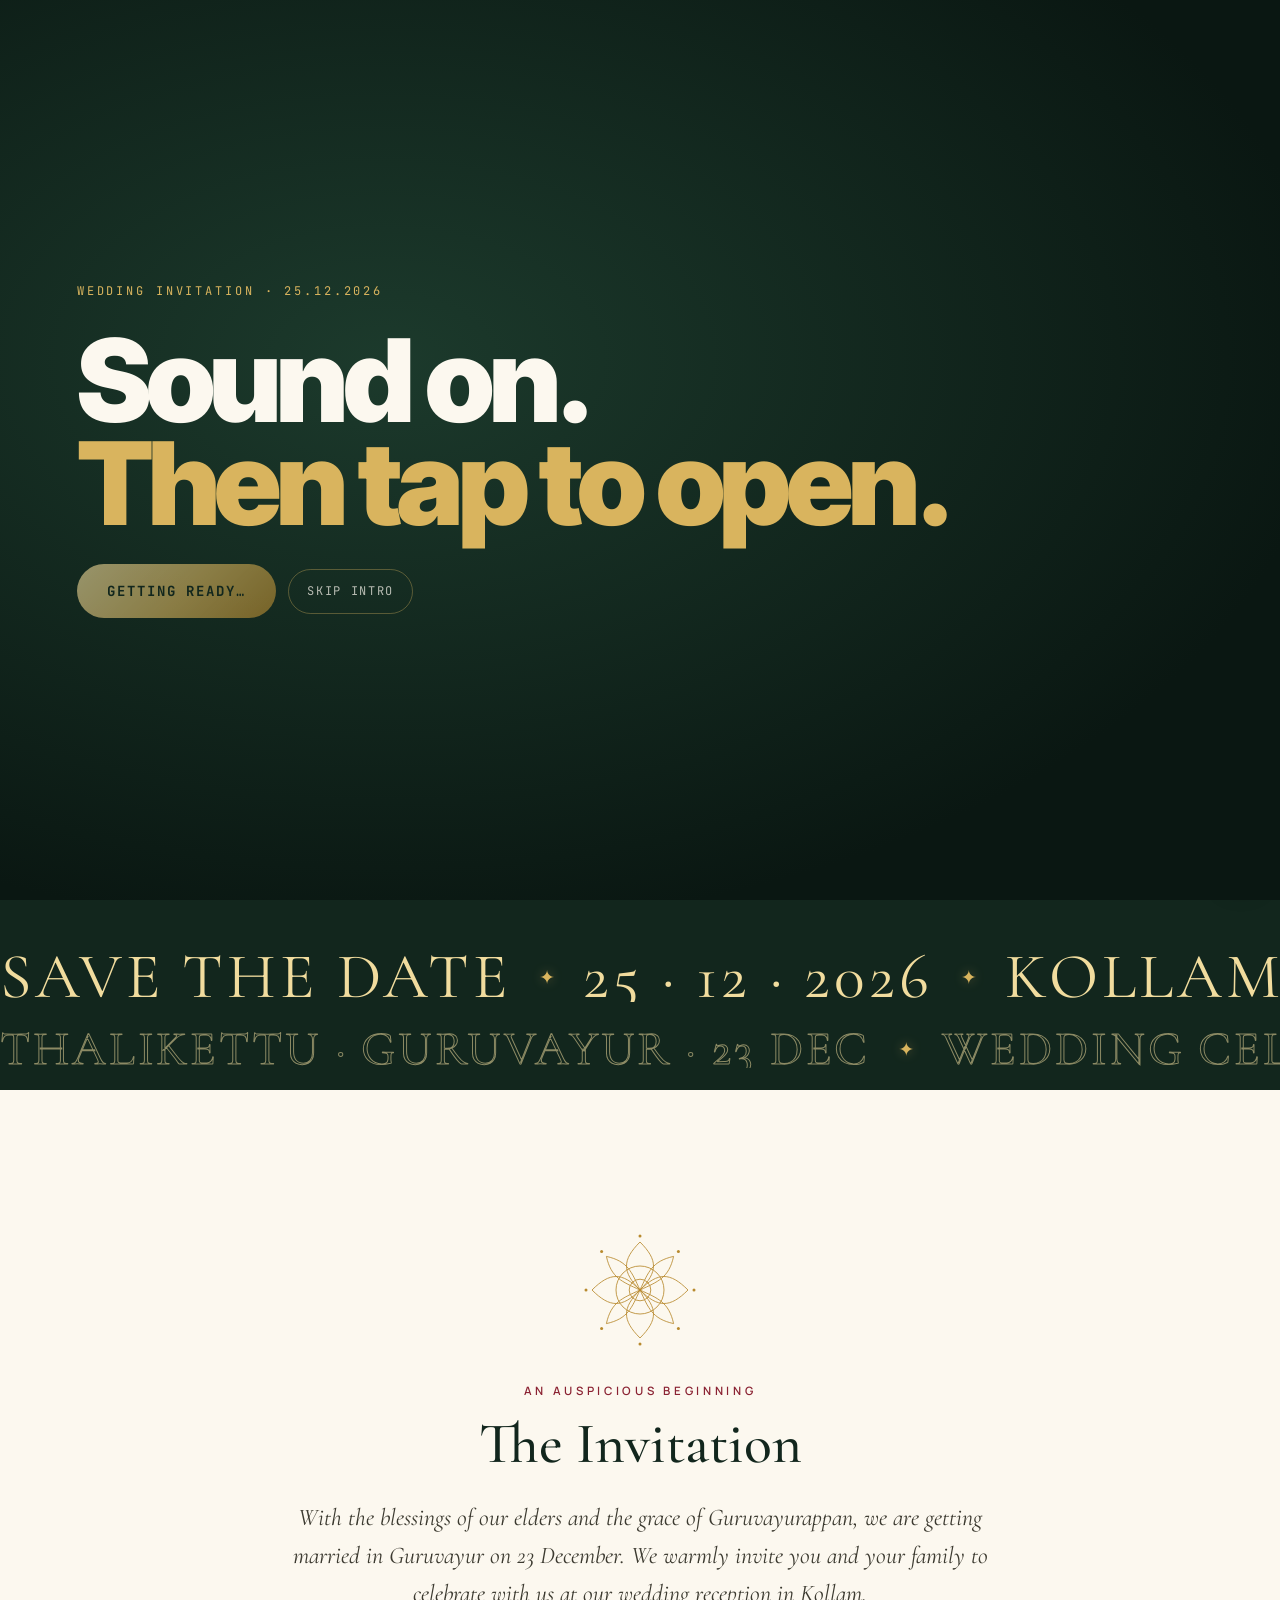
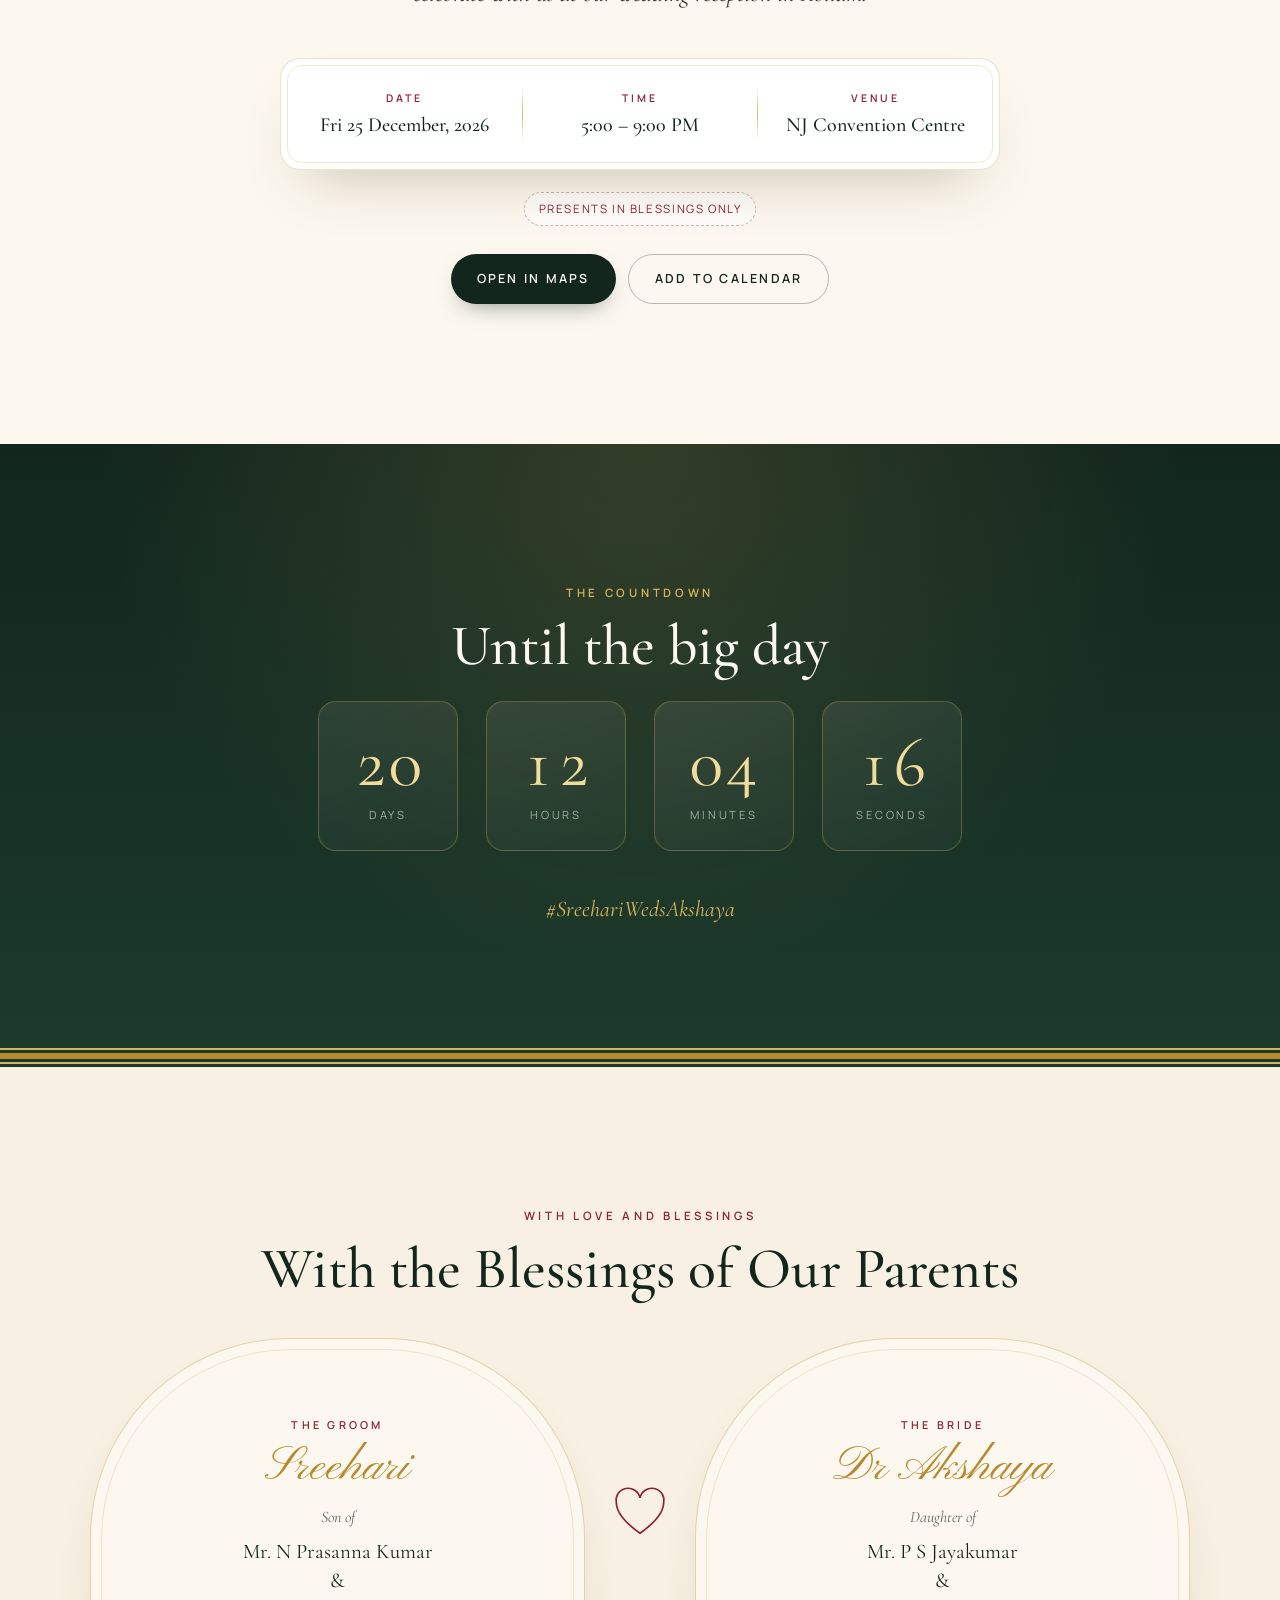
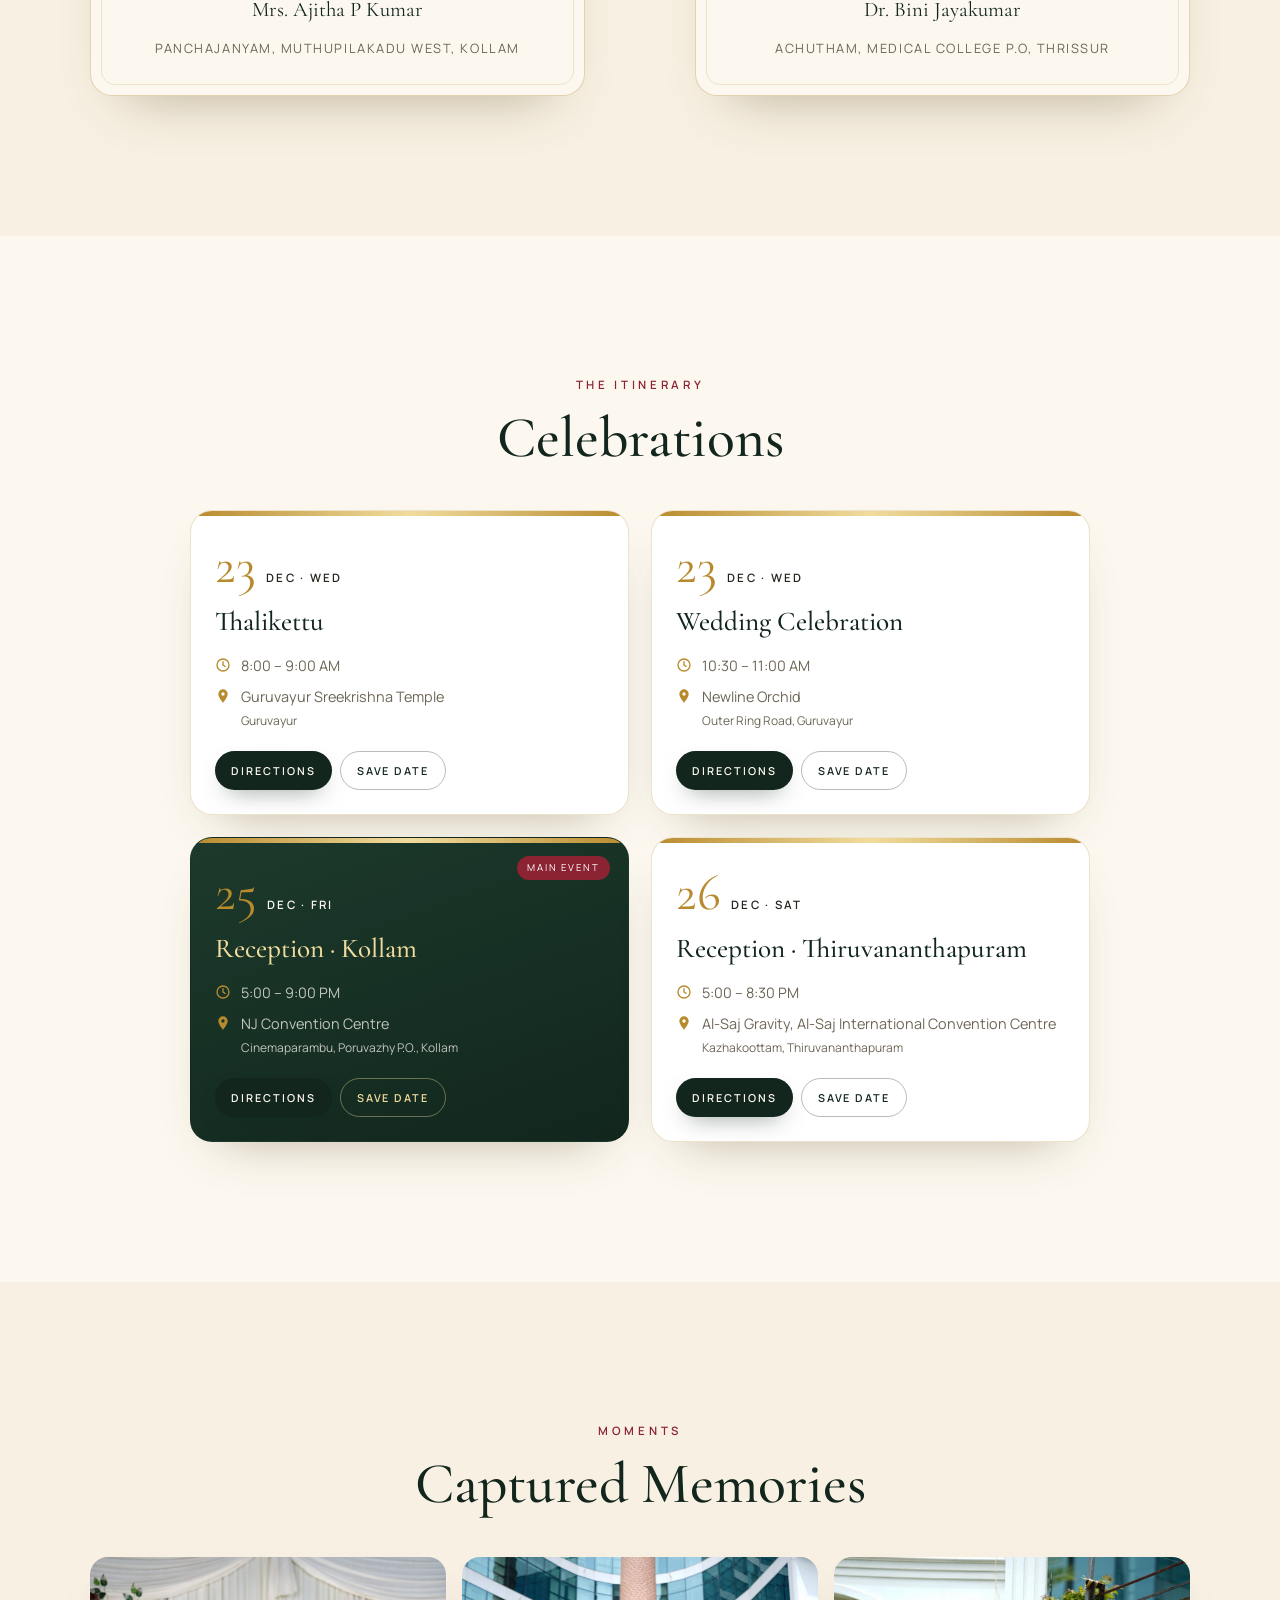
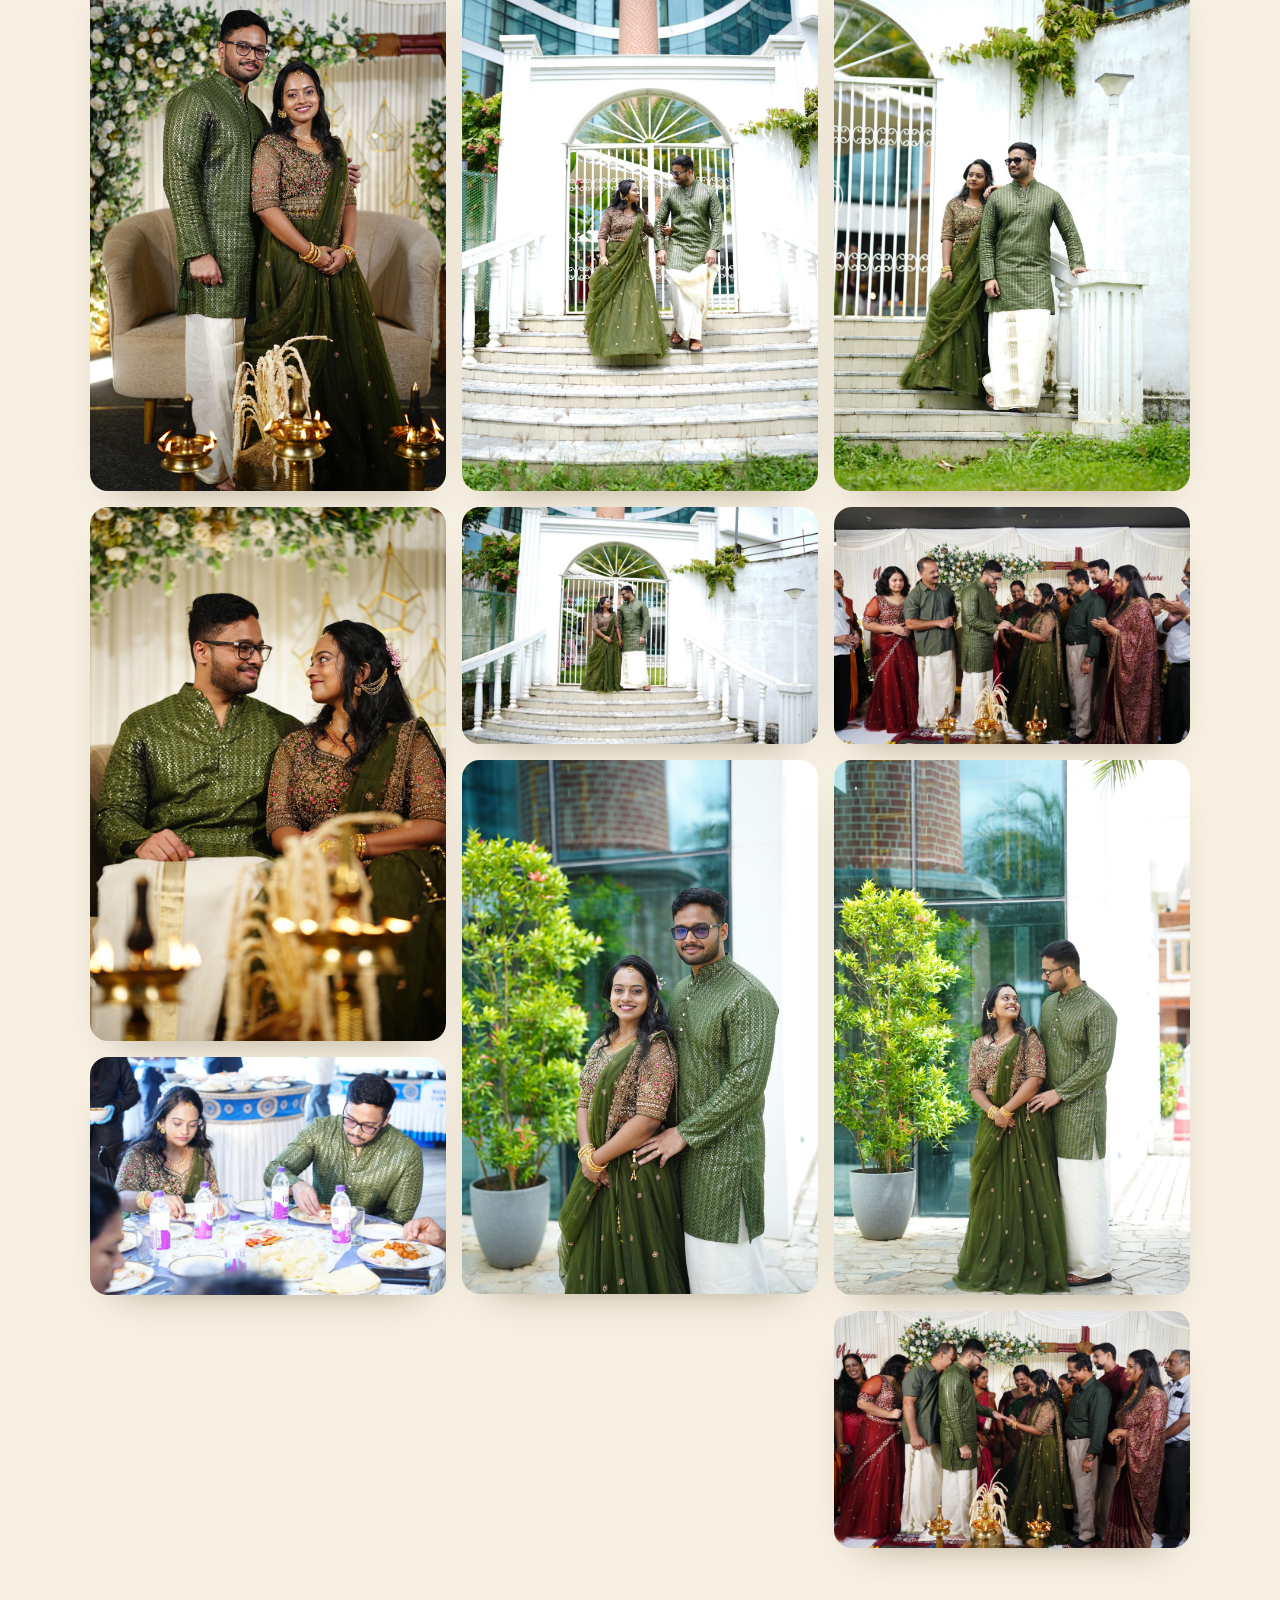
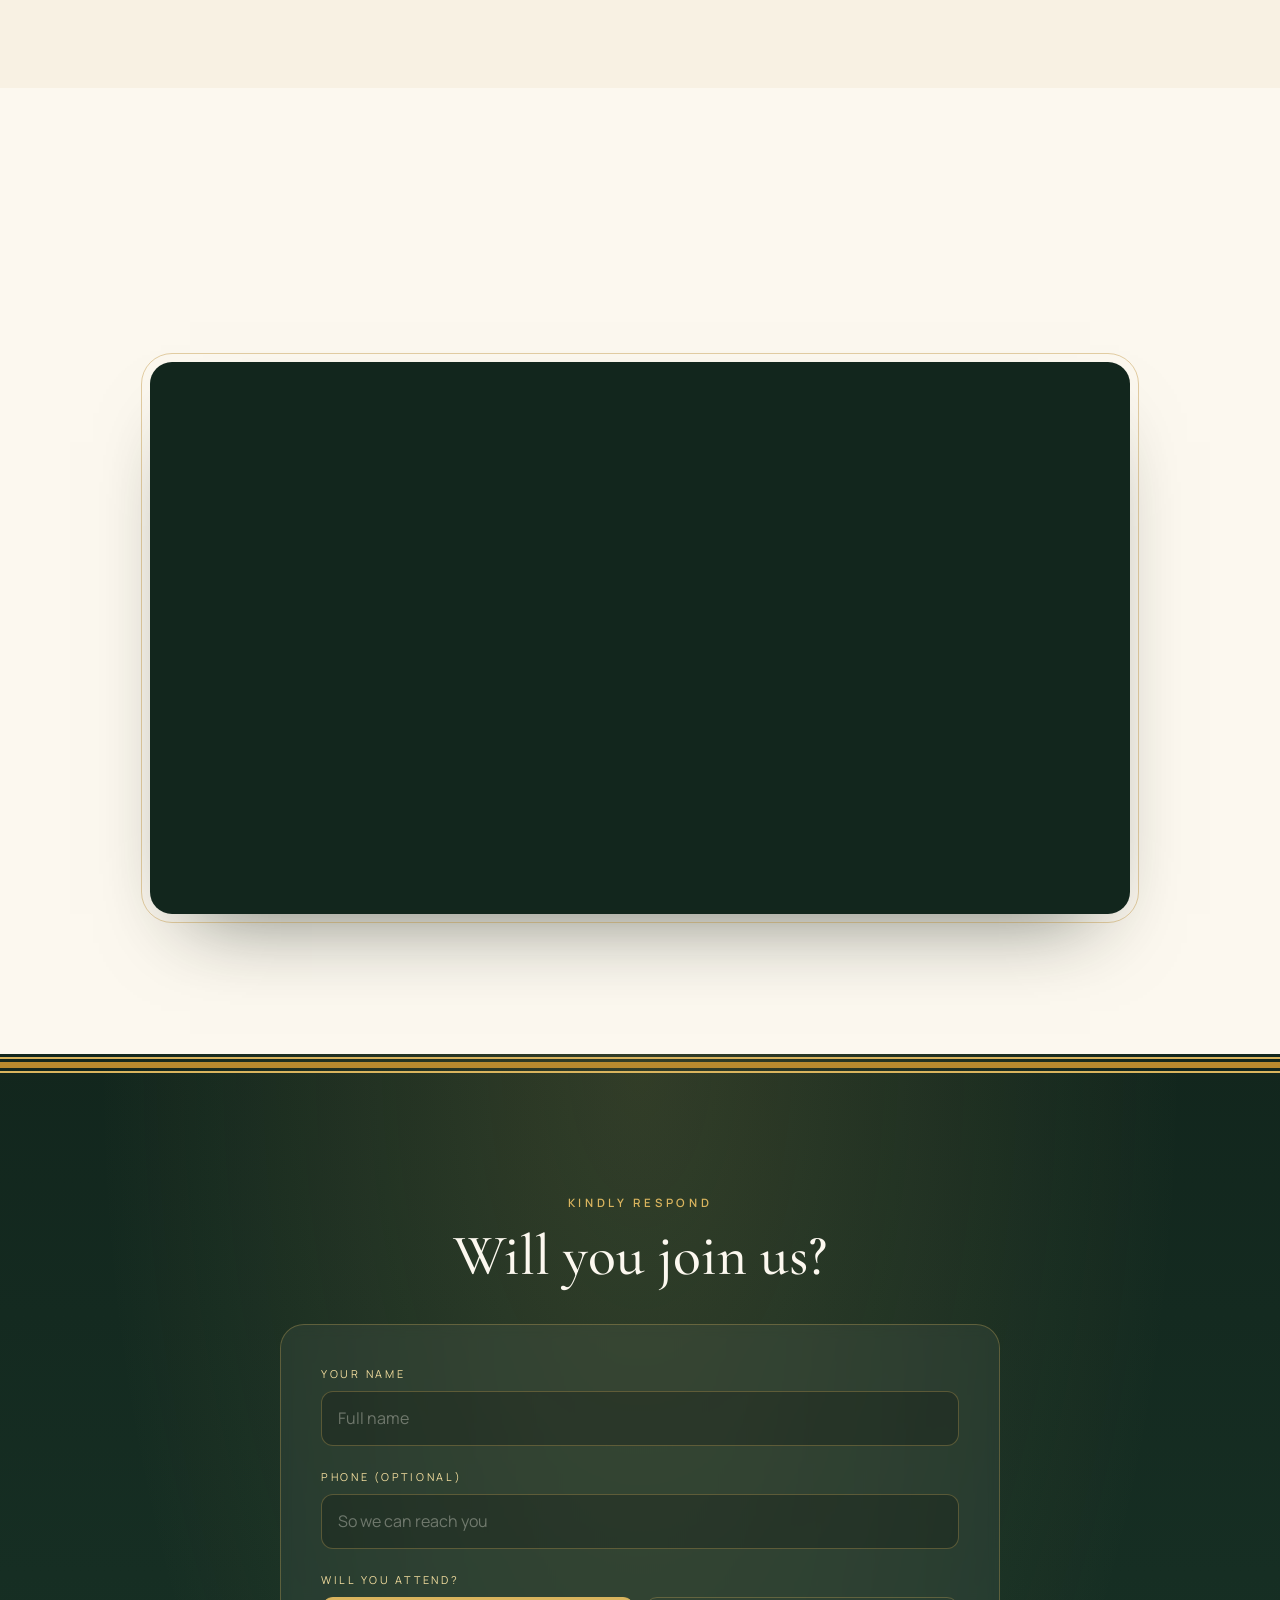
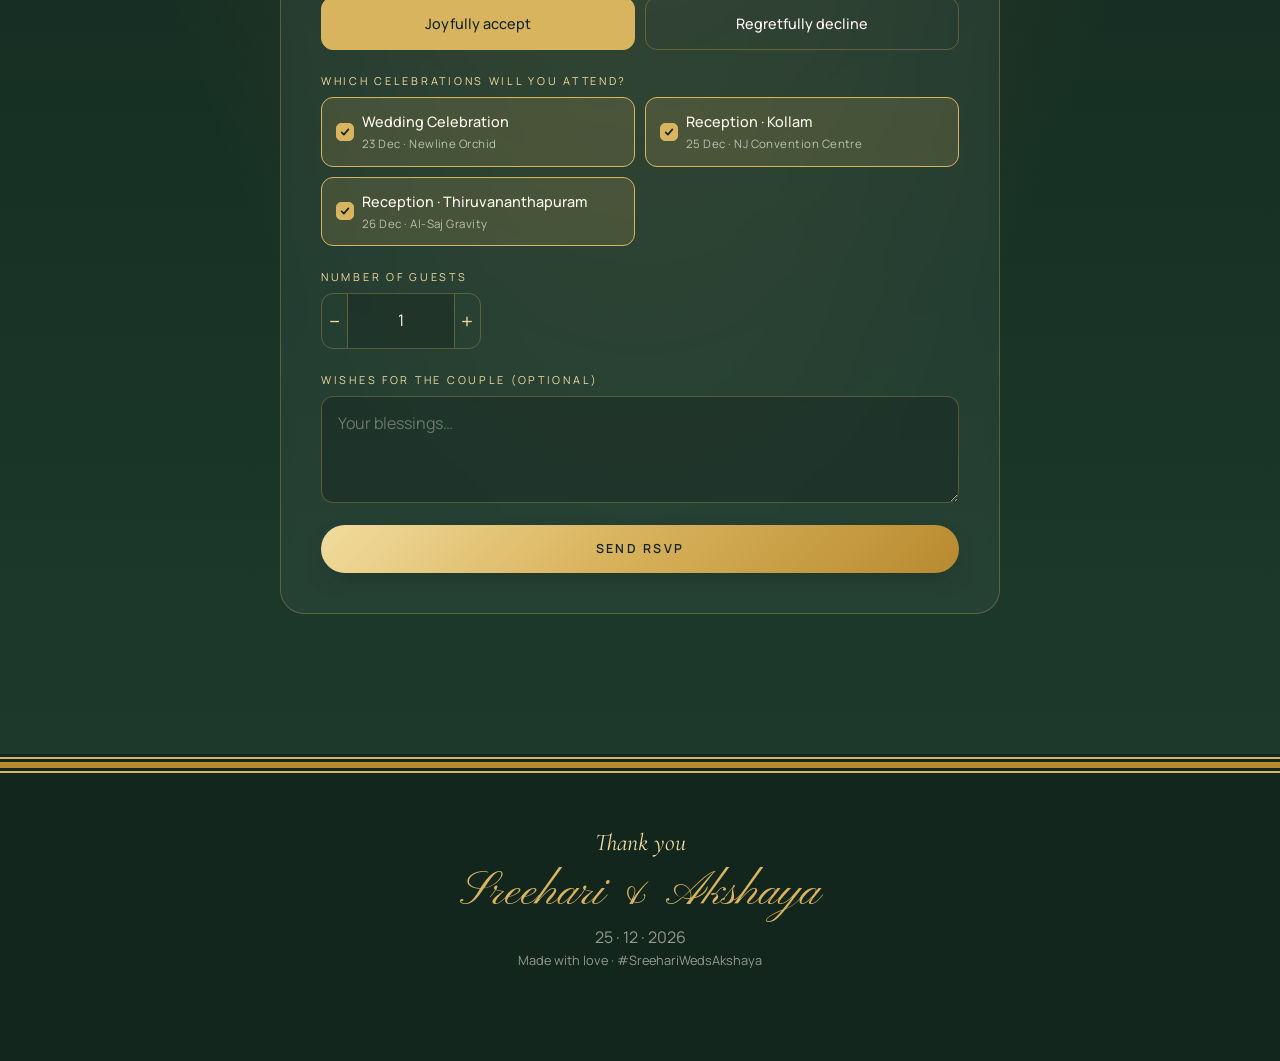
<file: index.html>
<!doctype html>
<html lang="en">
<head>
  <meta charset="utf-8" />
  <meta name="viewport" content="width=device-width, initial-scale=1, viewport-fit=cut" />
  <title>Wedding Invitation</title>
  <meta name="description" content="You are warmly invited to our wedding." />
  <meta property="og:title" content="You're invited to our wedding" />
  <meta property="og:description" content="Join us as two hearts become one." />
  <meta name="theme-color" content="#14281f" />
  <meta property="og:image" content="https://sreeharipa.github.io/wedding/photos/hero-sm.jpg" />
  <meta property="og:type" content="website" />
  <meta name="twitter:card" content="summary_large_image" />
  <link rel="icon" href="data:image/svg+xml,<svg xmlns='http://www.w3.org/2000/svg' viewBox='0 0 100 100'><text y='.9em' font-size='90'>🪔</text></svg>" />
  <link rel="preconnect" href="https://fonts.googleapis.com" />
  <link rel="preconnect" href="https://fonts.gstatic.com" crossorigin />
  <link href="https://fonts.googleapis.com/css2?family=Cormorant+Garamond:ital,wght@0,400;0,500;0,600;1,400;1,500&family=Pinyon+Script&family=Manrope:wght@400;500;600;700&family=Inter+Tight:wght@800;900&family=JetBrains+Mono:wght@400;700&display=swap" rel="stylesheet" />
  <link rel="stylesheet" href="styles.css?v=39" />
</head>
<body class="locked">
  <canvas id="petals" aria-hidden="true"></canvas>

  <!-- ============ START SCREEN ============ -->
  <div id="gate" role="dialog" aria-label="Open invitation">
    <div class="start">
      <p class="k" id="startK"></p>
      <h1 class="big">Sound on.<br><span>Then tap to open.</span></h1>
      <div class="row">
        <button class="go" id="openBtn" type="button">Open invitation</button>
        <button class="ghost-btn" id="skipIntro" type="button">Skip intro</button>
      </div>
    </div>
  </div>

  <!-- ============ CINEMATIC INTRO ============ -->
  <div id="intro" aria-hidden="true" hidden>
    <canvas id="introCanvas"></canvas>
    <div id="iWord"><div class="w" id="iWText"></div><div class="c" id="iWCap"></div><img id="iPhoto" alt="" decoding="async" /></div>
    <div id="iTerm"></div>
    <div id="iTitle">
      <div class="e">The wedding of</div>
      <h1 id="iH1"></h1>
      <div class="sub" id="iSub"></div>
      <div id="iChips"></div>
    </div>
    <button class="i-skip" id="iSkip" type="button">Skip ›</button>
  </div>

  <!-- ============ FLOATING CONTROLS ============ -->
  <div class="progress" aria-hidden="true"><i id="progressBar"></i></div>

  <!-- Jukebox: vinyl now-playing widget -->
  <div class="jukebox" id="jukebox" hidden>
    <button class="vinyl" id="vinylBtn" aria-label="Play or pause music">
      <span class="disc"><span class="label">♥</span></span>
      <span class="play-state" aria-hidden="true"></span>
    </button>
    <div class="np">
      <span class="np-k">Now playing</span>
      <span class="np-t"><span id="npTitle"></span> · <span id="npArtist"></span></span>
      <span class="eq"><i></i><i></i><i></i><i></i><i></i></span>
    </div>
    <button class="np-expand" id="npExpand" aria-label="Show video player">▴</button>
    <div class="yt-wrap" id="ytWrap"><div id="ytHost"></div></div>
  </div>
  <audio id="bgm" loop preload="auto"></audio>

  <div class="controls">
    <button id="shareBtn" class="ctrl" aria-label="Share invitation">
      <svg viewBox="0 0 24 24" width="18" height="18"><path fill="currentColor" d="M18 16.1c-.8 0-1.4.3-2 .8l-7.1-4.2c.1-.2.1-.5.1-.7s0-.5-.1-.7L16 7.2c.5.5 1.2.8 2 .8 1.7 0 3-1.3 3-3s-1.3-3-3-3-3 1.3-3 3c0 .2 0 .5.1.7L8 9.8C7.5 9.3 6.8 9 6 9c-1.7 0-3 1.3-3 3s1.3 3 3 3c.8 0 1.5-.3 2-.8l7.1 4.2c-.1.2-.1.4-.1.6 0 1.6 1.3 2.9 2.9 2.9s2.9-1.3 2.9-2.9-1.2-2.9-2.8-2.9z"/></svg>
    </button>
  </div>
  <nav class="dots" aria-label="Sections"></nav>
  <div class="toast" id="toast" role="status"></div>
  <a href="#invite" class="scroll-prompt" id="scrollPrompt" aria-label="Scroll down to see the invitation">
    <span>Scroll for details</span>
    <svg viewBox="0 0 24 24" width="16" height="16" aria-hidden="true"><path d="M6 9l6 6 6-6" fill="none" stroke="currentColor" stroke-width="2.4" stroke-linecap="round" stroke-linejoin="round"/></svg>
  </a>

  <main>
    <!-- ============ HERO ============ -->
    <section id="home" class="hero" data-label="Home">
      <div class="hero-bg"><div class="rays"></div><div class="mandala spin"></div></div>
      <div class="kasavu top"></div>
      <div class="hero-grid">
      <figure class="hero-portrait" id="heroPortrait">
        <div class="arch-frame"><img id="heroImg" alt="Sreehari and Akshaya" /></div>
        <span class="arch-glow" aria-hidden="true"></span>
      </figure>
      <div class="hero-content">
        <svg class="lamp" viewBox="0 0 120 200" aria-hidden="true">
          <defs>
            <linearGradient id="brass" x1="0" x2="1">
              <stop offset="0" stop-color="#8a6420"/><stop offset=".5" stop-color="#f1d38a"/><stop offset="1" stop-color="#8a6420"/>
            </linearGradient>
            <radialGradient id="glow"><stop offset="0" stop-color="#ffd27a" stop-opacity=".9"/><stop offset="1" stop-color="#ffb03b" stop-opacity="0"/></radialGradient>
          </defs>
          <circle class="flame-glow" cx="60" cy="34" r="34" fill="url(#glow)"/>
          <path class="flame" d="M60 14 C66 26 70 34 60 46 C50 34 54 26 60 14Z" fill="#ffb648"/>
          <path class="flame inner" d="M60 26 C63 32 64 37 60 43 C56 37 57 32 60 26Z" fill="#fff4cf"/>
          <path d="M34 50 Q60 64 86 50 L82 58 Q60 70 38 58Z" fill="url(#brass)"/>
          <rect x="56" y="62" width="8" height="70" fill="url(#brass)"/>
          <ellipse cx="60" cy="96" rx="14" ry="5" fill="url(#brass)"/>
          <ellipse cx="60" cy="132" rx="22" ry="6" fill="url(#brass)"/>
          <path d="M40 132 Q60 150 80 132 L92 182 Q60 194 28 182Z" fill="url(#brass)"/>
        </svg>
        <p class="eyebrow">The wedding of</p>
        <h2 class="names" id="heroNames">
          <span class="script-name" data-bind="first.name"></span>
          <span class="weds">weds</span>
          <span class="script-name" data-bind="second.name"></span>
        </h2>
        <p class="tagline" data-bind="titleEnglish"></p>
        <div class="date-band">
          <span id="heroDay"></span>
          <span class="sep"></span>
          <span id="heroDate"></span>
          <span class="sep"></span>
          <span id="heroYear"></span>
        </div>
        <a href="#invite" class="scroll-cue"><span>Scroll</span><i></i></a>
      </div>
      </div>
    </section>

    <!-- ============ MARQUEE ============ -->
    <div class="marquee" aria-hidden="true">
      <div class="mq-row"><div class="mq-track" id="mq1"></div></div>
      <div class="mq-row rev"><div class="mq-track" id="mq2"></div></div>
    </div>

    <!-- ============ INVITATION ============ -->
    <section id="invite" class="section paper" data-label="Invitation">
      <div class="container narrow center">
        <div class="kolam reveal">
          <svg viewBox="0 0 200 200" aria-hidden="true">
            <g class="draw" fill="none" stroke="currentColor" stroke-width="1.4">
              <circle cx="100" cy="100" r="18"/>
              <circle cx="100" cy="100" r="40"/>
              <path d="M100 20 C130 50 130 70 100 100 C70 70 70 50 100 20Z"/>
              <path d="M180 100 C150 130 130 130 100 100 C130 70 150 70 180 100Z"/>
              <path d="M100 180 C70 150 70 130 100 100 C130 130 130 150 100 180Z"/>
              <path d="M20 100 C50 70 70 70 100 100 C70 130 50 130 20 100Z"/>
              <path d="M44 44 C80 52 86 70 100 100 C70 86 52 80 44 44Z"/>
              <path d="M156 44 C148 80 130 86 100 100 C114 70 120 52 156 44Z"/>
              <path d="M156 156 C120 148 114 130 100 100 C130 114 148 120 156 156Z"/>
              <path d="M44 156 C52 120 70 114 100 100 C86 130 80 148 44 156Z"/>
            </g>
            <g fill="currentColor">
              <circle cx="100" cy="10" r="2.5"/><circle cx="190" cy="100" r="2.5"/><circle cx="100" cy="190" r="2.5"/><circle cx="10" cy="100" r="2.5"/>
              <circle cx="36" cy="36" r="2.5"/><circle cx="164" cy="36" r="2.5"/><circle cx="164" cy="164" r="2.5"/><circle cx="36" cy="164" r="2.5"/>
            </g>
          </svg>
        </div>
        <p class="eyebrow reveal">An auspicious beginning</p>
        <h3 class="section-title reveal">The Invitation</h3>
        <p class="lead reveal" data-bind="invitationMessage"></p>

        <div class="muhurtham-card reveal">
          <div class="mc-col">
            <span class="mc-label">Date</span>
            <span class="mc-value" id="mcDate"></span>
          </div>
          <div class="mc-divider"></div>
          <div class="mc-col">
            <span class="mc-label">Time</span>
            <span class="mc-value" data-bind="muhurtham"></span>
          </div>
          <div class="mc-divider"></div>
          <div class="mc-col">
            <span class="mc-label">Venue</span>
            <span class="mc-value" data-bind="venue.name"></span>
          </div>
        </div>
        <p class="private-note reveal" id="privateNote"></p>
        <ul class="notes reveal" id="notes"></ul>
        <div class="btn-row reveal">
          <a class="btn" id="mainMap" target="_blank" rel="noopener">Open in Maps</a>
          <button class="btn ghost" id="mainCal">Add to Calendar</button>
        </div>
      </div>
    </section>

    <!-- ============ COUNTDOWN ============ -->
    <section id="countdown" class="section dark" data-label="Countdown">
      <div class="container center">
        <p class="eyebrow gold reveal">The countdown</p>
        <h3 class="section-title light reveal" id="cdTitle">Until the big day</h3>
        <div class="countdown reveal" id="cd">
          <div class="cd-unit"><span class="cd-num" data-u="d">00</span><span class="cd-lbl">Days</span></div>
          <div class="cd-unit"><span class="cd-num" data-u="h">00</span><span class="cd-lbl">Hours</span></div>
          <div class="cd-unit"><span class="cd-num" data-u="m">00</span><span class="cd-lbl">Minutes</span></div>
          <div class="cd-unit"><span class="cd-num" data-u="s">00</span><span class="cd-lbl">Seconds</span></div>
        </div>
        <p class="hashtag reveal" data-bind="hashtag"></p>
      </div>
      <div class="kasavu bottom"></div>
    </section>

    <!-- ============ STORY ============ -->
    <section id="story" class="section paper" data-label="Our Story">
      <div class="container">
        <div class="center">
          <p class="eyebrow reveal">How it all began</p>
          <h3 class="section-title reveal">Our Story</h3>
        </div>
        <div class="timeline" id="timeline"></div>
      </div>
    </section>

    <!-- ============ FAMILY ============ -->
    <section id="family" class="section cream" data-label="Family">
      <div class="container center">
        <p class="eyebrow reveal">With love and blessings</p>
        <h3 class="section-title reveal">With the Blessings of Our Parents</h3>
        <div class="family-grid">
          <div class="family-card reveal">
            <div class="arch"></div>
            <span class="fc-role">The Groom</span>
            <h4 class="fc-name" data-bind="groom.full"></h4>
            <p class="fc-sub">Son of</p>
            <p class="fc-parents"><span data-bind="families.groom.father"></span><br/>&amp;<br/><span data-bind="families.groom.mother"></span></p>
            <p class="fc-place" data-bind="families.groom.place"></p>
          </div>
          <div class="family-heart reveal" aria-hidden="true">
            <svg viewBox="0 0 64 64"><path d="M32 56 C10 40 4 28 4 20 A14 14 0 0 1 32 14 A14 14 0 0 1 60 20 C60 28 54 40 32 56Z" fill="none" stroke="currentColor" stroke-width="2"/></svg>
          </div>
          <div class="family-card reveal">
            <div class="arch"></div>
            <span class="fc-role">The Bride</span>
            <h4 class="fc-name" data-bind="bride.full"></h4>
            <p class="fc-sub">Daughter of</p>
            <p class="fc-parents"><span data-bind="families.bride.father"></span><br/>&amp;<br/><span data-bind="families.bride.mother"></span></p>
            <p class="fc-place" data-bind="families.bride.place"></p>
          </div>
        </div>
      </div>
    </section>

    <!-- ============ EVENTS ============ -->
    <section id="events" class="section paper" data-label="Events">
      <div class="container">
        <div class="center">
          <p class="eyebrow reveal">The itinerary</p>
          <h3 class="section-title reveal">Celebrations</h3>
        </div>
        <div class="events" id="eventList"></div>
      </div>
    </section>

    <!-- ============ GALLERY ============ -->
    <section id="gallery" class="section cream" data-label="Gallery">
      <div class="container">
        <div class="center">
          <p class="eyebrow reveal">Moments</p>
          <h3 class="section-title reveal">Captured Memories</h3>
        </div>
        <div class="gallery" id="galleryGrid"></div>
      </div>
    </section>

    <!-- ============ FILM ============ -->
    <section id="film" class="section paper" data-label="Film">
      <div class="container">
        <div class="center">
          <p class="eyebrow reveal">Press play</p>
          <h3 class="section-title reveal" id="filmTitle">Our Engagement Film</h3>
        </div>
        <div class="film reveal" id="film-frame"></div>
      </div>
    </section>

    <!-- ============ RSVP ============ -->
    <section id="rsvp" class="section dark" data-label="RSVP">
      <div class="kasavu top"></div>
      <div class="container narrow">
        <div class="center">
          <p class="eyebrow gold reveal">Kindly respond</p>
          <h3 class="section-title light reveal">Will you join us?</h3>
          <p class="muted-light reveal" id="rsvpNote"></p>
        </div>
        <form id="rsvpForm" class="rsvp reveal" novalidate>
          <label class="field">
            <span>Your name</span>
            <input name="name" required autocomplete="name" placeholder="Full name" />
          </label>
          <label class="field">
            <span>Phone (optional)</span>
            <input name="phone" type="tel" autocomplete="tel" inputmode="tel" placeholder="So we can reach you" />
          </label>
          <div class="field">
            <span>Will you attend?</span>
            <div class="choice">
              <label><input type="radio" name="attend" value="Joyfully accepts" checked /><b>Joyfully accept</b></label>
              <label><input type="radio" name="attend" value="Regretfully declines" /><b>Regretfully decline</b></label>
            </div>
          </div>
          <div class="field" id="eventsField">
            <span>Which celebrations will you attend?</span>
            <div class="event-picks" id="eventPicks"></div>
          </div>
          <label class="field" id="guestsField">
            <span>Number of guests</span>
            <div class="stepper">
              <button type="button" data-step="-1" aria-label="Fewer guests">−</button>
              <input name="guests" type="number" min="1" max="20" value="1" inputmode="numeric" />
              <button type="button" data-step="1" aria-label="More guests">+</button>
            </div>
          </label>
          <label class="field">
            <span>Wishes for the couple (optional)</span>
            <textarea name="wish" rows="3" placeholder="Your blessings…"></textarea>
          </label>
          <button class="btn gold full" type="submit">Send RSVP</button>
        </form>
      </div>
    </section>
  </main>

  <footer class="footer">
    <div class="kasavu top"></div>
    <p class="footer-thanks">Thank you</p>
    <p class="footer-names"><span data-bind="first.name"></span> &amp; <span data-bind="second.name"></span></p>
    <p class="muted" id="footerDate"></p>
    <p class="muted small">Made with love · <span data-bind="hashtag"></span></p>
  </footer>

  <!-- Lightbox -->
  <div id="lightbox" hidden><button aria-label="Close">×</button><img alt="" /></div>

  <script src="config.js?v=39"></script>
  <script src="intro.js?v=39"></script>
  <script src="script.js?v=39"></script>
</body>
</html>
</file>
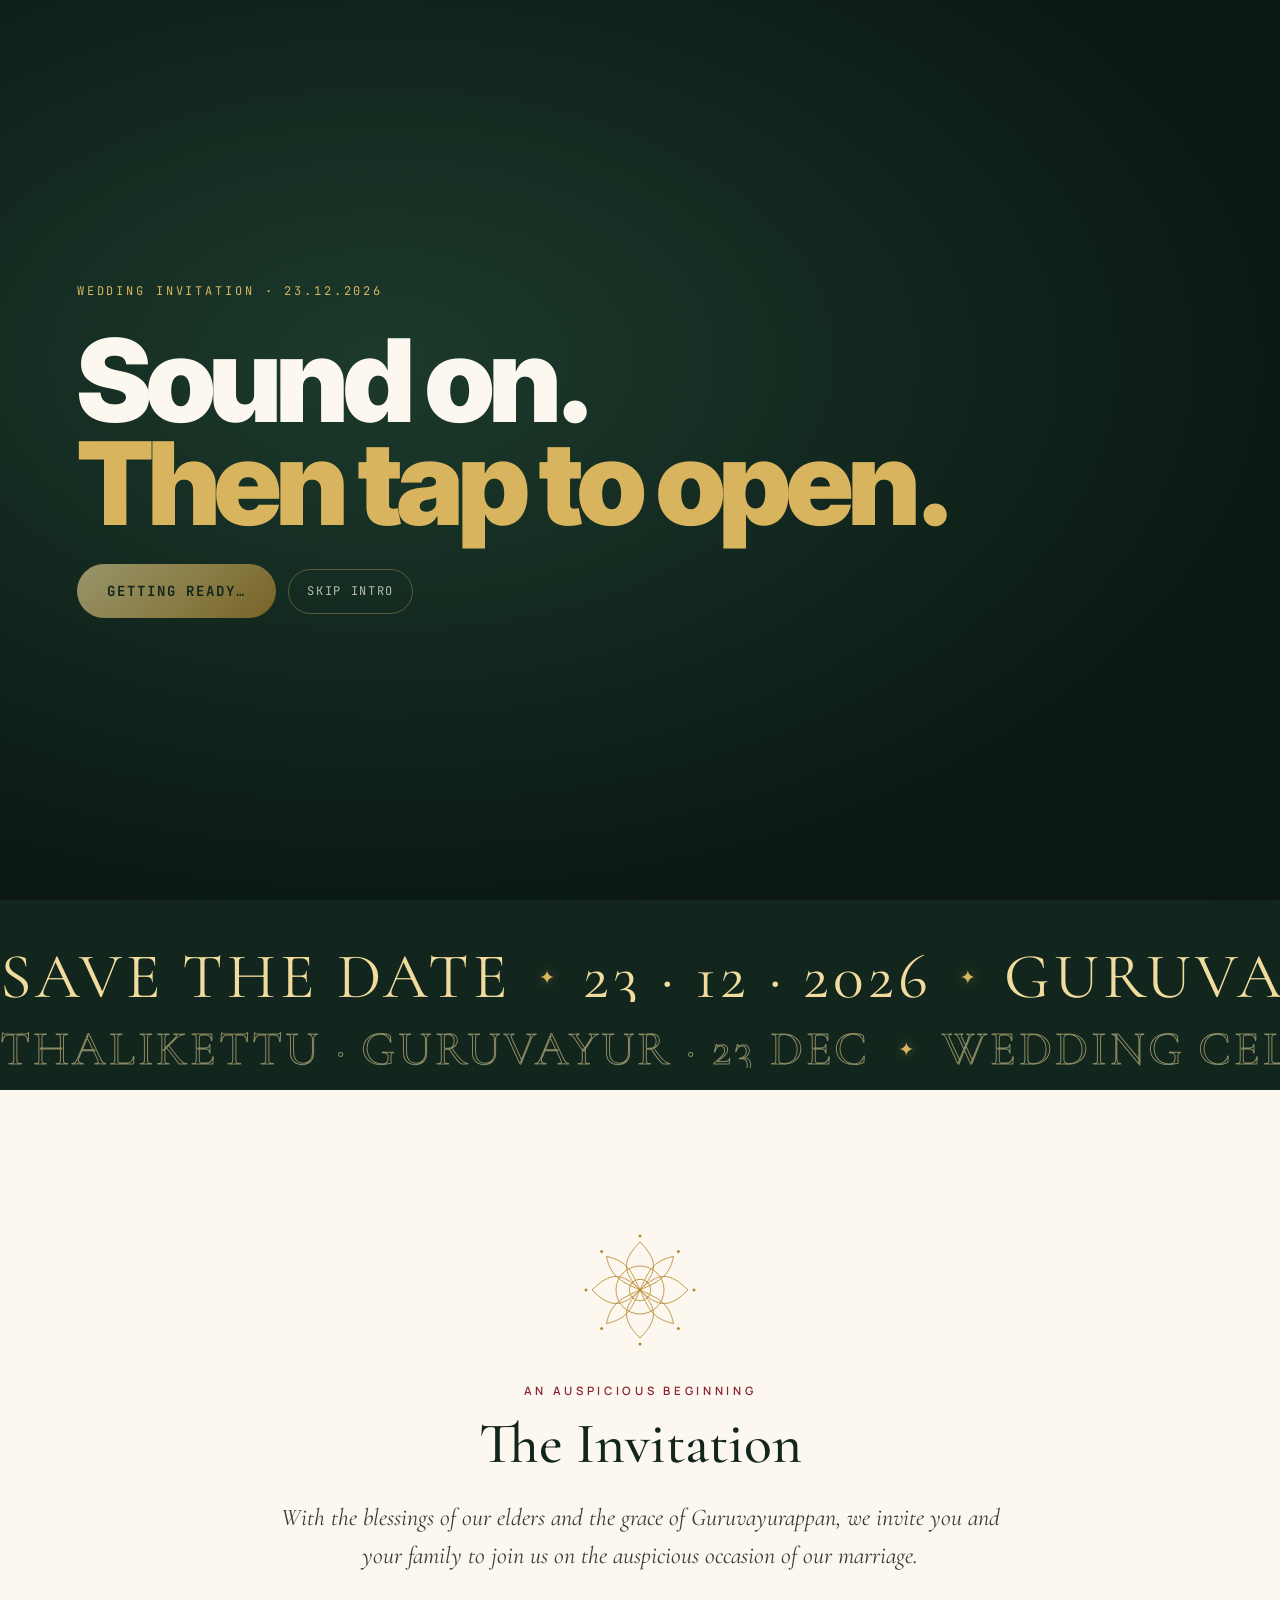
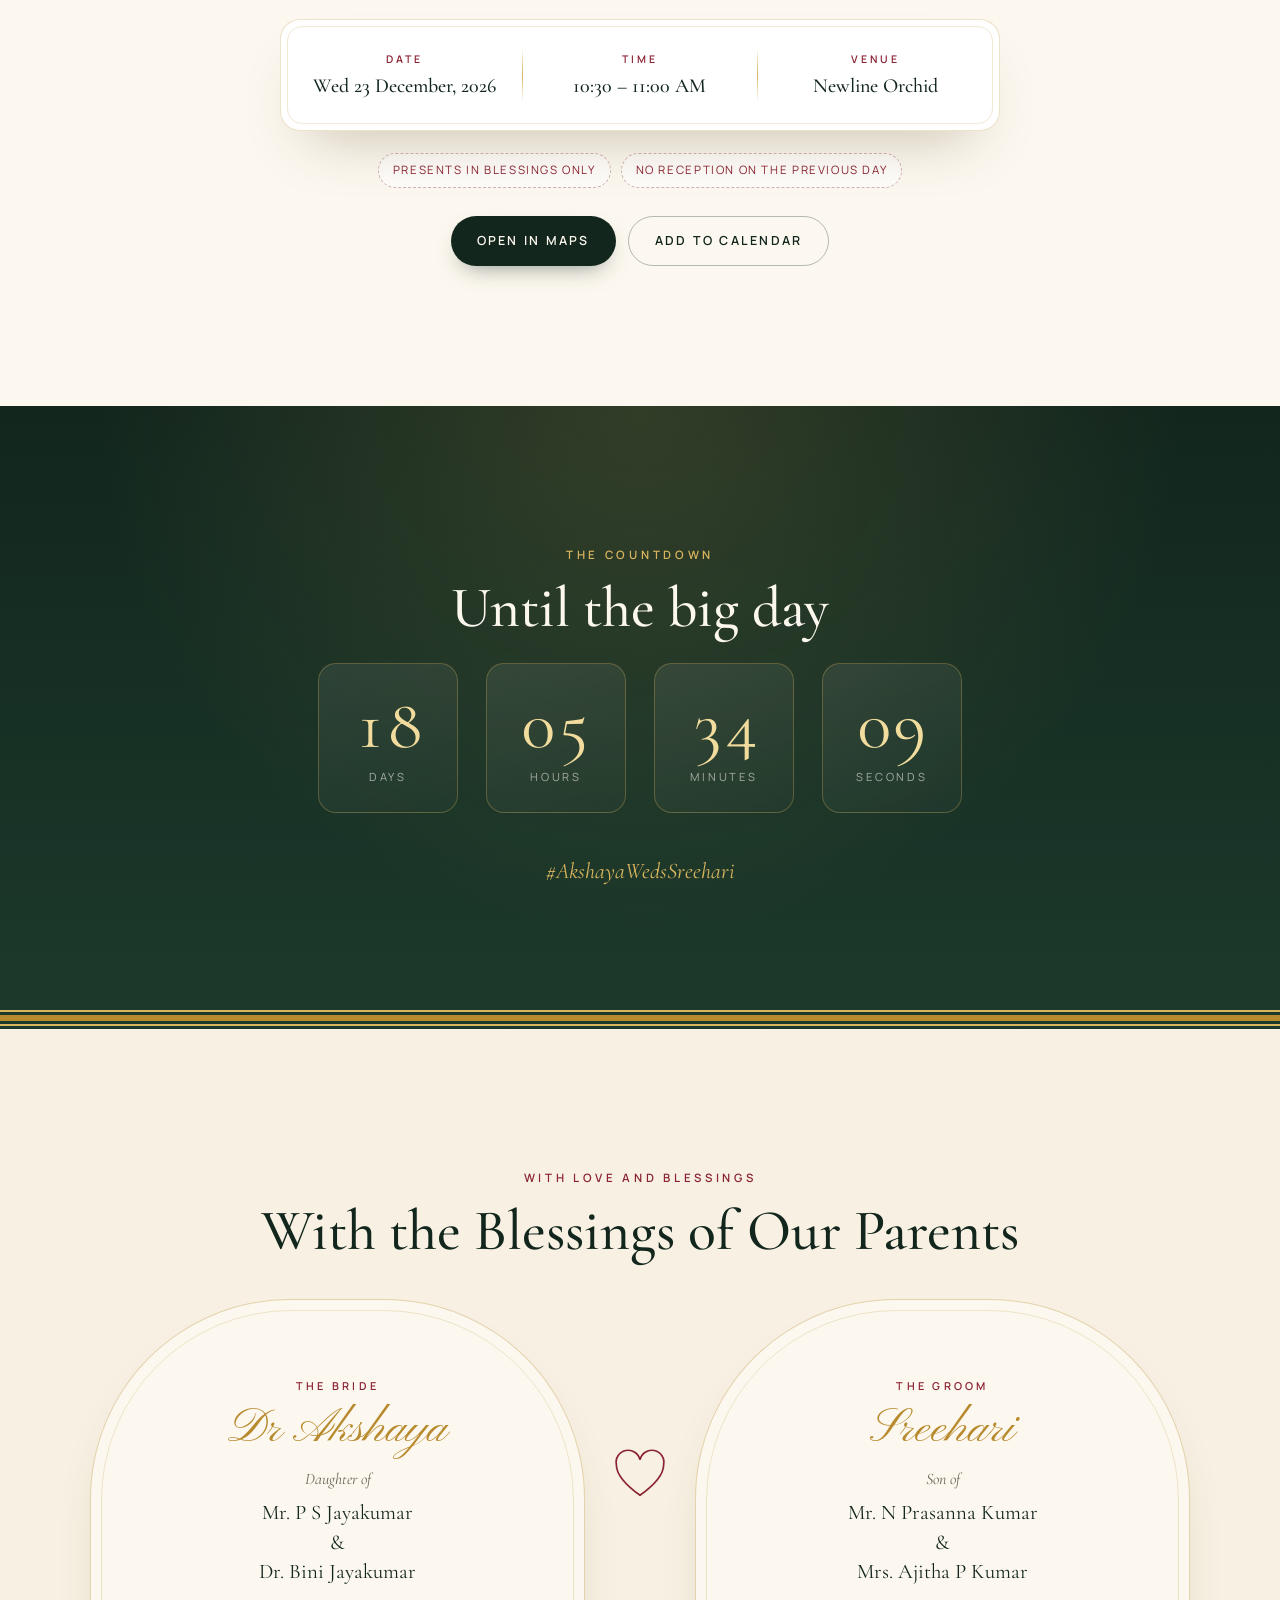
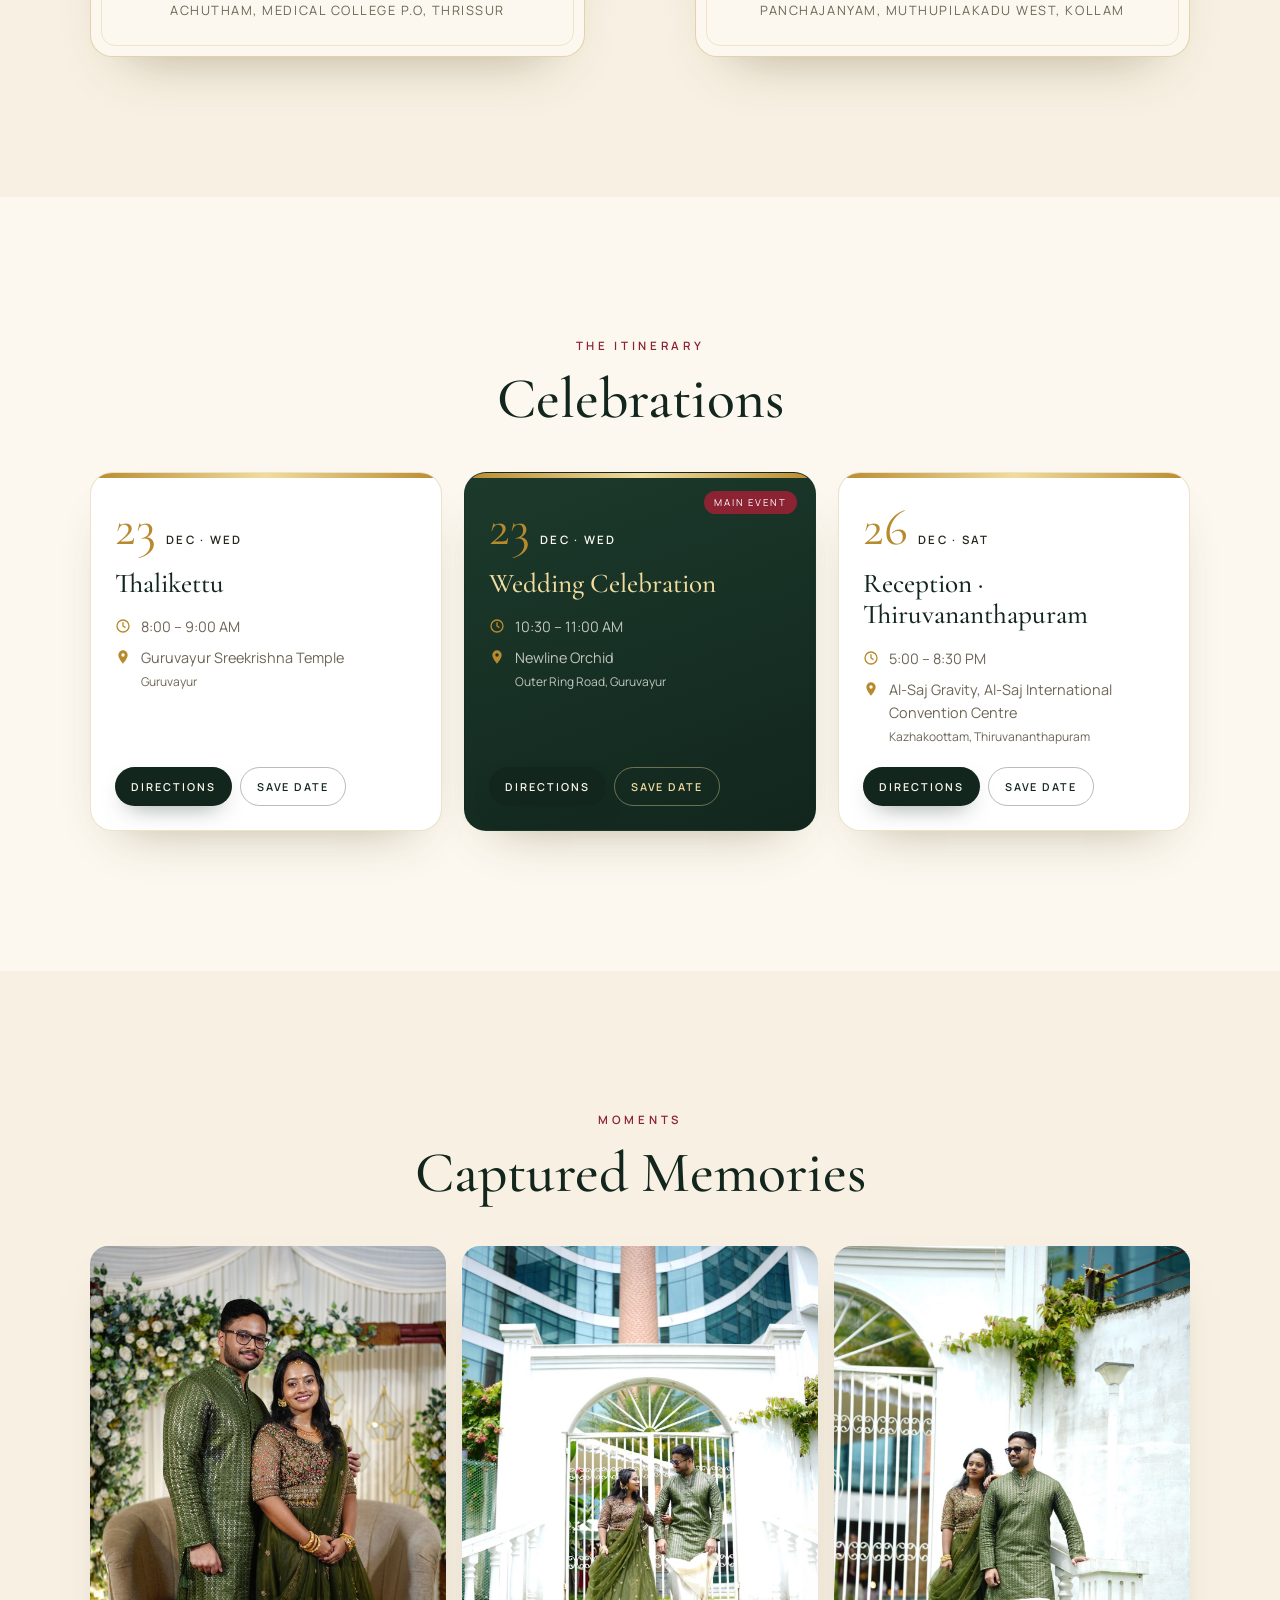
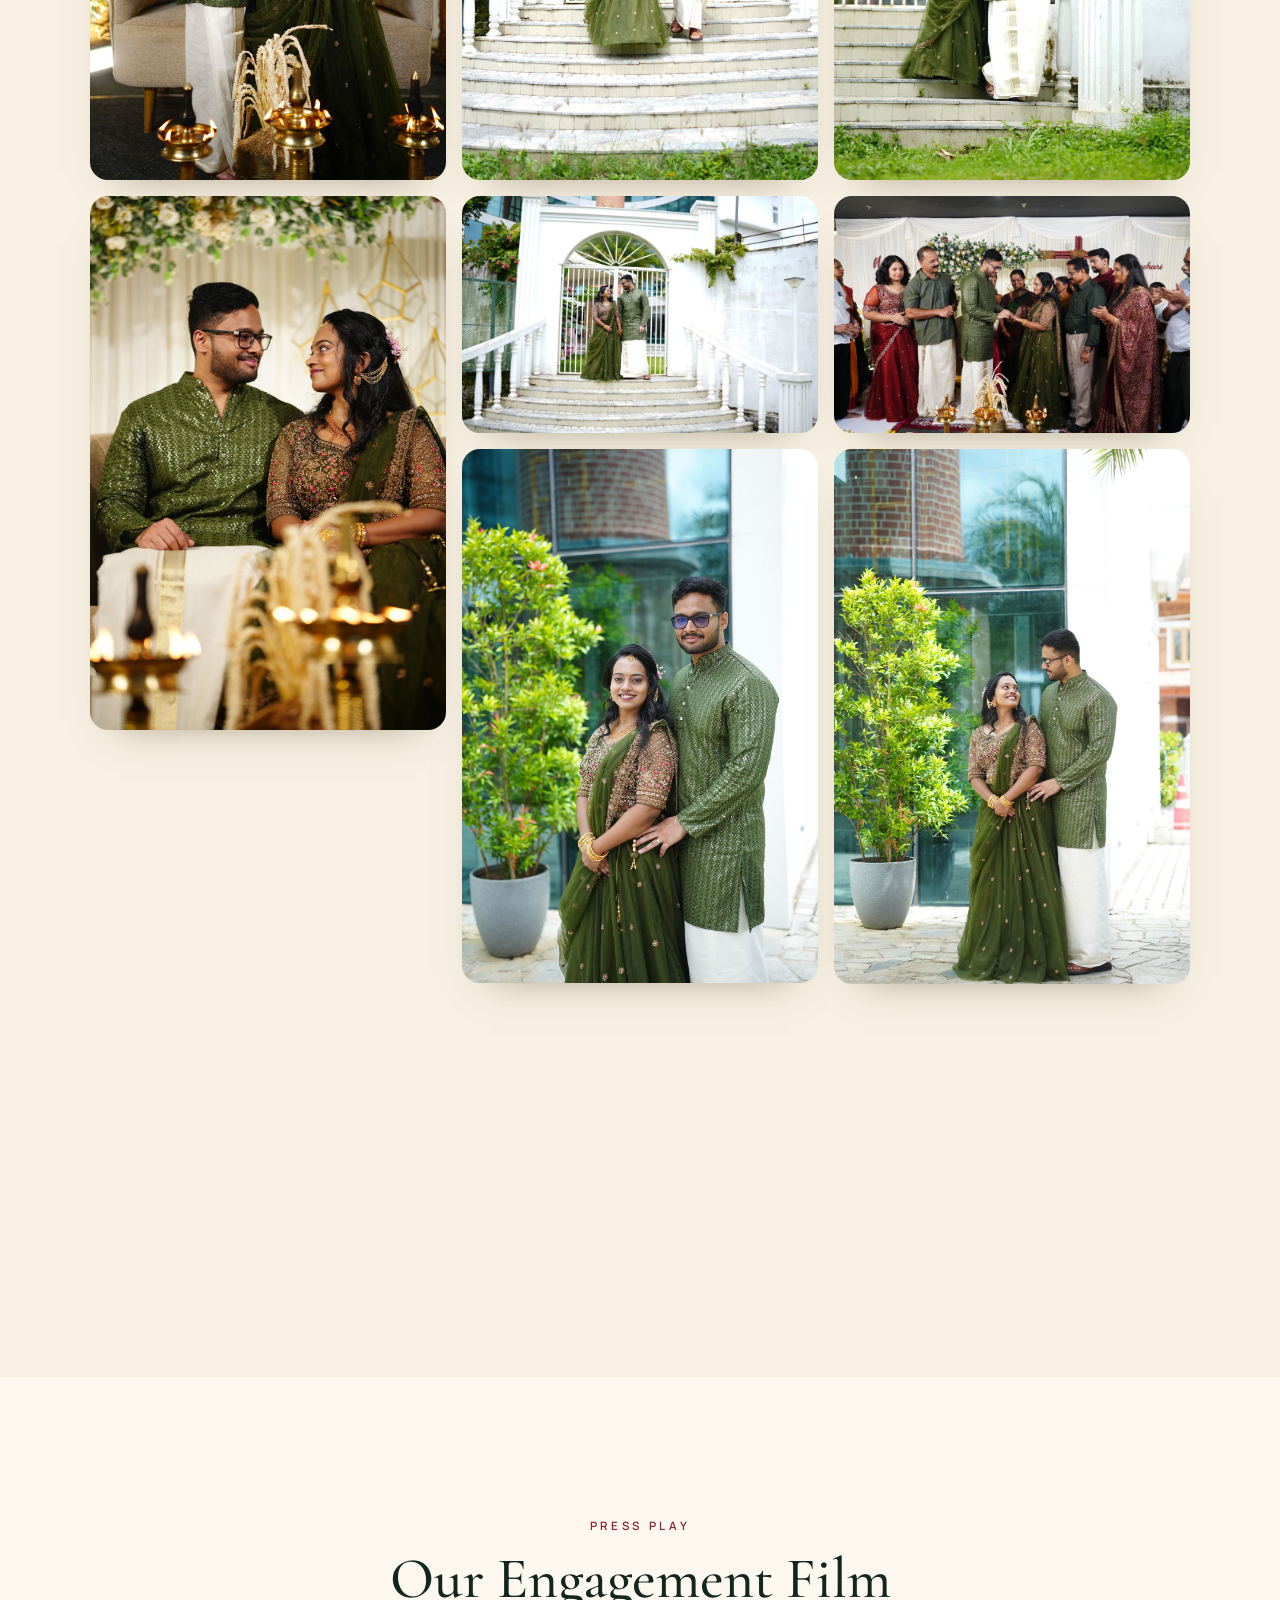
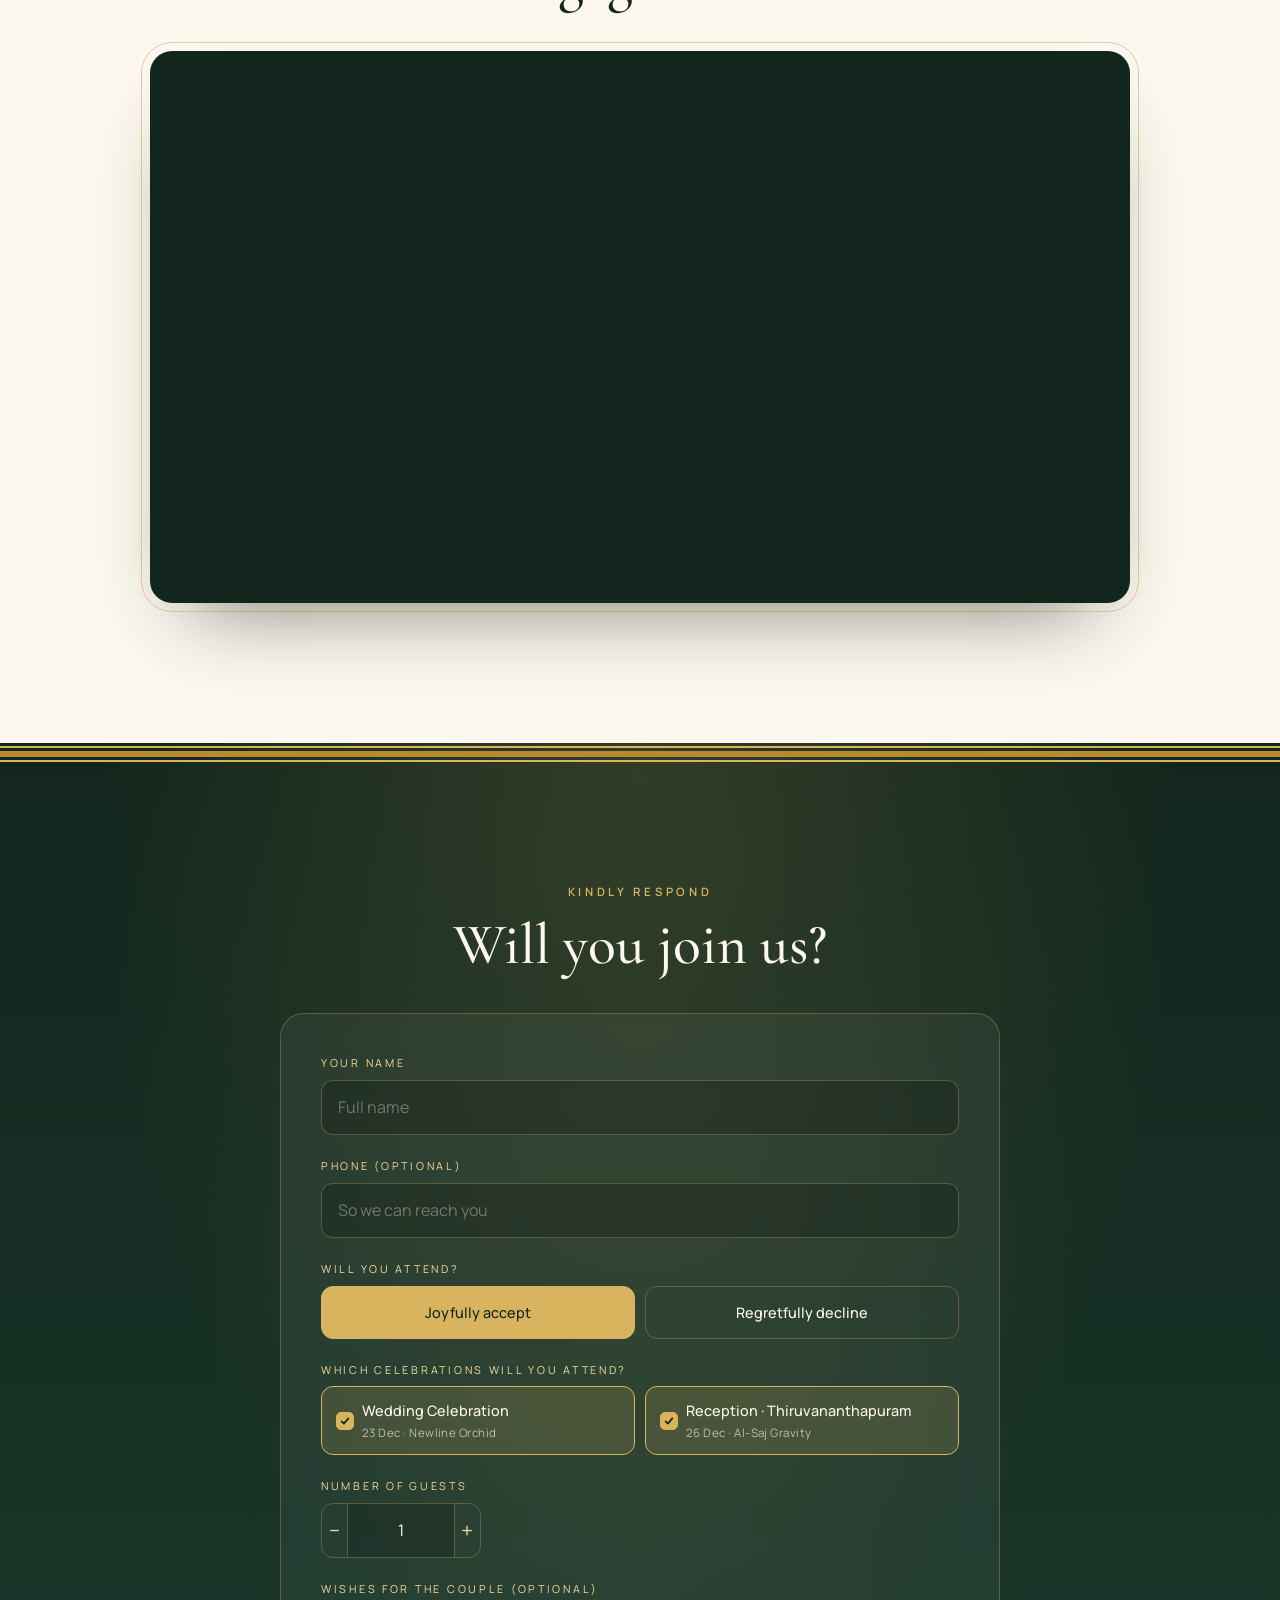
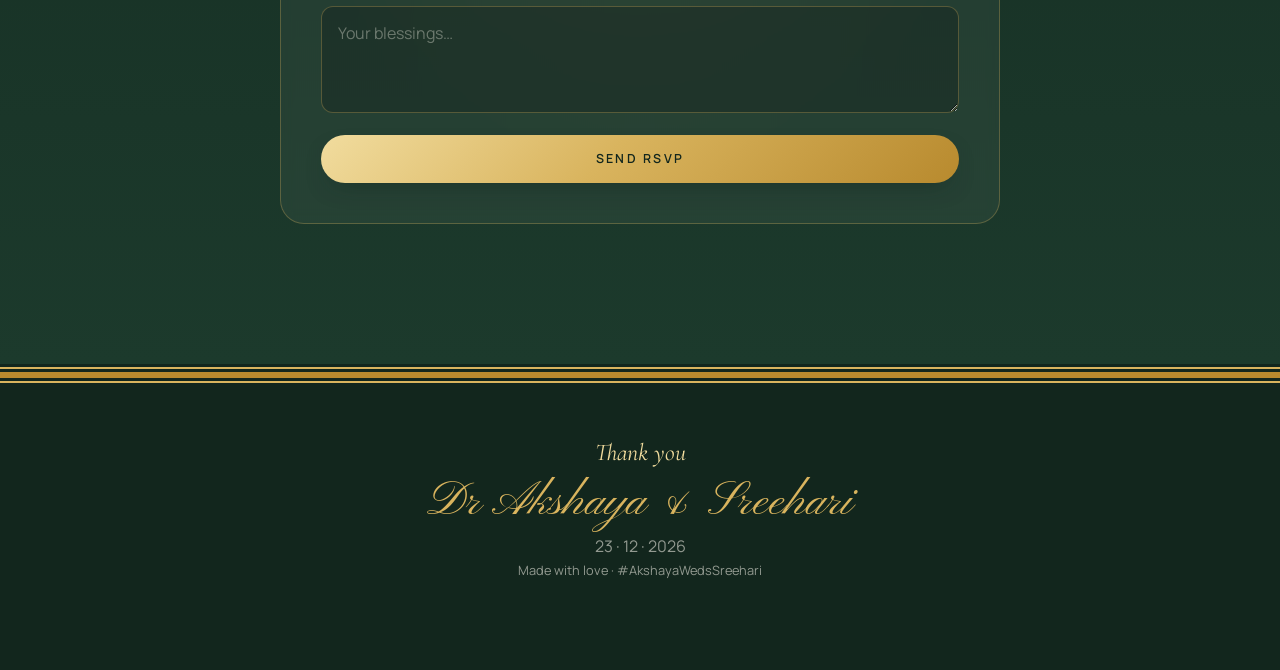
<file: akshaya/index.html>
<!doctype html>
<html lang="en">
<head>
  <meta charset="utf-8" />
  <meta name="viewport" content="width=device-width, initial-scale=1, viewport-fit=cut" />
  <title>Wedding Invitation</title>
  <meta name="description" content="You are warmly invited to our wedding." />
  <meta property="og:title" content="Dr Akshaya weds Sreehari" />
  <meta property="og:description" content="Join us as two hearts become one." />
  <meta name="theme-color" content="#14281f" />
  <meta property="og:image" content="https://sreeharipa.github.io/wedding/photos/hero-sm.jpg" />
  <meta property="og:type" content="website" />
  <meta name="twitter:card" content="summary_large_image" />
  <link rel="icon" href="data:image/svg+xml,<svg xmlns='http://www.w3.org/2000/svg' viewBox='0 0 100 100'><text y='.9em' font-size='90'>🪔</text></svg>" />
  <link rel="preconnect" href="https://fonts.googleapis.com" />
  <link rel="preconnect" href="https://fonts.gstatic.com" crossorigin />
  <link href="https://fonts.googleapis.com/css2?family=Cormorant+Garamond:ital,wght@0,400;0,500;0,600;1,400;1,500&family=Pinyon+Script&family=Manrope:wght@400;500;600;700&family=Inter+Tight:wght@800;900&family=JetBrains+Mono:wght@400;700&display=swap" rel="stylesheet" />
  <link rel="stylesheet" href="../styles.css?v=39" />
</head>
<body class="locked">
  <canvas id="petals" aria-hidden="true"></canvas>

  <!-- ============ START SCREEN ============ -->
  <div id="gate" role="dialog" aria-label="Open invitation">
    <div class="start">
      <p class="k" id="startK"></p>
      <h1 class="big">Sound on.<br><span>Then tap to open.</span></h1>
      <div class="row">
        <button class="go" id="openBtn" type="button">Open invitation</button>
        <button class="ghost-btn" id="skipIntro" type="button">Skip intro</button>
      </div>
    </div>
  </div>

  <!-- ============ CINEMATIC INTRO ============ -->
  <div id="intro" aria-hidden="true" hidden>
    <canvas id="introCanvas"></canvas>
    <div id="iWord"><div class="w" id="iWText"></div><div class="c" id="iWCap"></div><img id="iPhoto" alt="" decoding="async" /></div>
    <div id="iTerm"></div>
    <div id="iTitle">
      <div class="e">The wedding of</div>
      <h1 id="iH1"></h1>
      <div class="sub" id="iSub"></div>
      <div id="iChips"></div>
    </div>
    <button class="i-skip" id="iSkip" type="button">Skip ›</button>
  </div>

  <!-- ============ FLOATING CONTROLS ============ -->
  <div class="progress" aria-hidden="true"><i id="progressBar"></i></div>

  <!-- Jukebox: vinyl now-playing widget -->
  <div class="jukebox" id="jukebox" hidden>
    <button class="vinyl" id="vinylBtn" aria-label="Play or pause music">
      <span class="disc"><span class="label">♥</span></span>
      <span class="play-state" aria-hidden="true"></span>
    </button>
    <div class="np">
      <span class="np-k">Now playing</span>
      <span class="np-t"><span id="npTitle"></span> · <span id="npArtist"></span></span>
      <span class="eq"><i></i><i></i><i></i><i></i><i></i></span>
    </div>
    <button class="np-expand" id="npExpand" aria-label="Show video player">▴</button>
    <div class="yt-wrap" id="ytWrap"><div id="ytHost"></div></div>
  </div>
  <audio id="bgm" loop preload="auto"></audio>

  <div class="controls">
    <button id="shareBtn" class="ctrl" aria-label="Share invitation">
      <svg viewBox="0 0 24 24" width="18" height="18"><path fill="currentColor" d="M18 16.1c-.8 0-1.4.3-2 .8l-7.1-4.2c.1-.2.1-.5.1-.7s0-.5-.1-.7L16 7.2c.5.5 1.2.8 2 .8 1.7 0 3-1.3 3-3s-1.3-3-3-3-3 1.3-3 3c0 .2 0 .5.1.7L8 9.8C7.5 9.3 6.8 9 6 9c-1.7 0-3 1.3-3 3s1.3 3 3 3c.8 0 1.5-.3 2-.8l7.1 4.2c-.1.2-.1.4-.1.6 0 1.6 1.3 2.9 2.9 2.9s2.9-1.3 2.9-2.9-1.2-2.9-2.8-2.9z"/></svg>
    </button>
  </div>
  <nav class="dots" aria-label="Sections"></nav>
  <div class="toast" id="toast" role="status"></div>
  <a href="#invite" class="scroll-prompt" id="scrollPrompt" aria-label="Scroll down to see the invitation">
    <span>Scroll for details</span>
    <svg viewBox="0 0 24 24" width="16" height="16" aria-hidden="true"><path d="M6 9l6 6 6-6" fill="none" stroke="currentColor" stroke-width="2.4" stroke-linecap="round" stroke-linejoin="round"/></svg>
  </a>

  <main>
    <!-- ============ HERO ============ -->
    <section id="home" class="hero" data-label="Home">
      <div class="hero-bg"><div class="rays"></div><div class="mandala spin"></div></div>
      <div class="kasavu top"></div>
      <div class="hero-grid">
      <figure class="hero-portrait" id="heroPortrait">
        <div class="arch-frame"><img id="heroImg" alt="Sreehari and Akshaya" /></div>
        <span class="arch-glow" aria-hidden="true"></span>
      </figure>
      <div class="hero-content">
        <svg class="lamp" viewBox="0 0 120 200" aria-hidden="true">
          <defs>
            <linearGradient id="brass" x1="0" x2="1">
              <stop offset="0" stop-color="#8a6420"/><stop offset=".5" stop-color="#f1d38a"/><stop offset="1" stop-color="#8a6420"/>
            </linearGradient>
            <radialGradient id="glow"><stop offset="0" stop-color="#ffd27a" stop-opacity=".9"/><stop offset="1" stop-color="#ffb03b" stop-opacity="0"/></radialGradient>
          </defs>
          <circle class="flame-glow" cx="60" cy="34" r="34" fill="url(#glow)"/>
          <path class="flame" d="M60 14 C66 26 70 34 60 46 C50 34 54 26 60 14Z" fill="#ffb648"/>
          <path class="flame inner" d="M60 26 C63 32 64 37 60 43 C56 37 57 32 60 26Z" fill="#fff4cf"/>
          <path d="M34 50 Q60 64 86 50 L82 58 Q60 70 38 58Z" fill="url(#brass)"/>
          <rect x="56" y="62" width="8" height="70" fill="url(#brass)"/>
          <ellipse cx="60" cy="96" rx="14" ry="5" fill="url(#brass)"/>
          <ellipse cx="60" cy="132" rx="22" ry="6" fill="url(#brass)"/>
          <path d="M40 132 Q60 150 80 132 L92 182 Q60 194 28 182Z" fill="url(#brass)"/>
        </svg>
        <p class="eyebrow">The wedding of</p>
        <h2 class="names" id="heroNames">
          <span class="script-name" data-bind="first.name"></span>
          <span class="weds">weds</span>
          <span class="script-name" data-bind="second.name"></span>
        </h2>
        <p class="tagline" data-bind="titleEnglish"></p>
        <div class="date-band">
          <span id="heroDay"></span>
          <span class="sep"></span>
          <span id="heroDate"></span>
          <span class="sep"></span>
          <span id="heroYear"></span>
        </div>
        <a href="#invite" class="scroll-cue"><span>Scroll</span><i></i></a>
      </div>
      </div>
    </section>

    <!-- ============ MARQUEE ============ -->
    <div class="marquee" aria-hidden="true">
      <div class="mq-row"><div class="mq-track" id="mq1"></div></div>
      <div class="mq-row rev"><div class="mq-track" id="mq2"></div></div>
    </div>

    <!-- ============ INVITATION ============ -->
    <section id="invite" class="section paper" data-label="Invitation">
      <div class="container narrow center">
        <div class="kolam reveal">
          <svg viewBox="0 0 200 200" aria-hidden="true">
            <g class="draw" fill="none" stroke="currentColor" stroke-width="1.4">
              <circle cx="100" cy="100" r="18"/>
              <circle cx="100" cy="100" r="40"/>
              <path d="M100 20 C130 50 130 70 100 100 C70 70 70 50 100 20Z"/>
              <path d="M180 100 C150 130 130 130 100 100 C130 70 150 70 180 100Z"/>
              <path d="M100 180 C70 150 70 130 100 100 C130 130 130 150 100 180Z"/>
              <path d="M20 100 C50 70 70 70 100 100 C70 130 50 130 20 100Z"/>
              <path d="M44 44 C80 52 86 70 100 100 C70 86 52 80 44 44Z"/>
              <path d="M156 44 C148 80 130 86 100 100 C114 70 120 52 156 44Z"/>
              <path d="M156 156 C120 148 114 130 100 100 C130 114 148 120 156 156Z"/>
              <path d="M44 156 C52 120 70 114 100 100 C86 130 80 148 44 156Z"/>
            </g>
            <g fill="currentColor">
              <circle cx="100" cy="10" r="2.5"/><circle cx="190" cy="100" r="2.5"/><circle cx="100" cy="190" r="2.5"/><circle cx="10" cy="100" r="2.5"/>
              <circle cx="36" cy="36" r="2.5"/><circle cx="164" cy="36" r="2.5"/><circle cx="164" cy="164" r="2.5"/><circle cx="36" cy="164" r="2.5"/>
            </g>
          </svg>
        </div>
        <p class="eyebrow reveal">An auspicious beginning</p>
        <h3 class="section-title reveal">The Invitation</h3>
        <p class="lead reveal" data-bind="invitationMessage"></p>

        <div class="muhurtham-card reveal">
          <div class="mc-col">
            <span class="mc-label">Date</span>
            <span class="mc-value" id="mcDate"></span>
          </div>
          <div class="mc-divider"></div>
          <div class="mc-col">
            <span class="mc-label">Time</span>
            <span class="mc-value" data-bind="muhurtham"></span>
          </div>
          <div class="mc-divider"></div>
          <div class="mc-col">
            <span class="mc-label">Venue</span>
            <span class="mc-value" data-bind="venue.name"></span>
          </div>
        </div>
        <p class="private-note reveal" id="privateNote"></p>
        <ul class="notes reveal" id="notes"></ul>
        <div class="btn-row reveal">
          <a class="btn" id="mainMap" target="_blank" rel="noopener">Open in Maps</a>
          <button class="btn ghost" id="mainCal">Add to Calendar</button>
        </div>
      </div>
    </section>

    <!-- ============ COUNTDOWN ============ -->
    <section id="countdown" class="section dark" data-label="Countdown">
      <div class="container center">
        <p class="eyebrow gold reveal">The countdown</p>
        <h3 class="section-title light reveal" id="cdTitle">Until the big day</h3>
        <div class="countdown reveal" id="cd">
          <div class="cd-unit"><span class="cd-num" data-u="d">00</span><span class="cd-lbl">Days</span></div>
          <div class="cd-unit"><span class="cd-num" data-u="h">00</span><span class="cd-lbl">Hours</span></div>
          <div class="cd-unit"><span class="cd-num" data-u="m">00</span><span class="cd-lbl">Minutes</span></div>
          <div class="cd-unit"><span class="cd-num" data-u="s">00</span><span class="cd-lbl">Seconds</span></div>
        </div>
        <p class="hashtag reveal" data-bind="hashtag"></p>
      </div>
      <div class="kasavu bottom"></div>
    </section>

    <!-- ============ STORY ============ -->
    <section id="story" class="section paper" data-label="Our Story">
      <div class="container">
        <div class="center">
          <p class="eyebrow reveal">How it all began</p>
          <h3 class="section-title reveal">Our Story</h3>
        </div>
        <div class="timeline" id="timeline"></div>
      </div>
    </section>

    <!-- ============ FAMILY ============ -->
    <section id="family" class="section cream" data-label="Family">
      <div class="container center">
        <p class="eyebrow reveal">With love and blessings</p>
        <h3 class="section-title reveal">With the Blessings of Our Parents</h3>
        <div class="family-grid">
          <div class="family-card reveal">
            <div class="arch"></div>
            <span class="fc-role">The Groom</span>
            <h4 class="fc-name" data-bind="groom.full"></h4>
            <p class="fc-sub">Son of</p>
            <p class="fc-parents"><span data-bind="families.groom.father"></span><br/>&amp;<br/><span data-bind="families.groom.mother"></span></p>
            <p class="fc-place" data-bind="families.groom.place"></p>
          </div>
          <div class="family-heart reveal" aria-hidden="true">
            <svg viewBox="0 0 64 64"><path d="M32 56 C10 40 4 28 4 20 A14 14 0 0 1 32 14 A14 14 0 0 1 60 20 C60 28 54 40 32 56Z" fill="none" stroke="currentColor" stroke-width="2"/></svg>
          </div>
          <div class="family-card reveal">
            <div class="arch"></div>
            <span class="fc-role">The Bride</span>
            <h4 class="fc-name" data-bind="bride.full"></h4>
            <p class="fc-sub">Daughter of</p>
            <p class="fc-parents"><span data-bind="families.bride.father"></span><br/>&amp;<br/><span data-bind="families.bride.mother"></span></p>
            <p class="fc-place" data-bind="families.bride.place"></p>
          </div>
        </div>
      </div>
    </section>

    <!-- ============ EVENTS ============ -->
    <section id="events" class="section paper" data-label="Events">
      <div class="container">
        <div class="center">
          <p class="eyebrow reveal">The itinerary</p>
          <h3 class="section-title reveal">Celebrations</h3>
        </div>
        <div class="events" id="eventList"></div>
      </div>
    </section>

    <!-- ============ GALLERY ============ -->
    <section id="gallery" class="section cream" data-label="Gallery">
      <div class="container">
        <div class="center">
          <p class="eyebrow reveal">Moments</p>
          <h3 class="section-title reveal">Captured Memories</h3>
        </div>
        <div class="gallery" id="galleryGrid"></div>
      </div>
    </section>

    <!-- ============ FILM ============ -->
    <section id="film" class="section paper" data-label="Film">
      <div class="container">
        <div class="center">
          <p class="eyebrow reveal">Press play</p>
          <h3 class="section-title reveal" id="filmTitle">Our Engagement Film</h3>
        </div>
        <div class="film reveal" id="film-frame"></div>
      </div>
    </section>

    <!-- ============ RSVP ============ -->
    <section id="rsvp" class="section dark" data-label="RSVP">
      <div class="kasavu top"></div>
      <div class="container narrow">
        <div class="center">
          <p class="eyebrow gold reveal">Kindly respond</p>
          <h3 class="section-title light reveal">Will you join us?</h3>
          <p class="muted-light reveal" id="rsvpNote"></p>
        </div>
        <form id="rsvpForm" class="rsvp reveal" novalidate>
          <label class="field">
            <span>Your name</span>
            <input name="name" required autocomplete="name" placeholder="Full name" />
          </label>
          <label class="field">
            <span>Phone (optional)</span>
            <input name="phone" type="tel" autocomplete="tel" inputmode="tel" placeholder="So we can reach you" />
          </label>
          <div class="field">
            <span>Will you attend?</span>
            <div class="choice">
              <label><input type="radio" name="attend" value="Joyfully accepts" checked /><b>Joyfully accept</b></label>
              <label><input type="radio" name="attend" value="Regretfully declines" /><b>Regretfully decline</b></label>
            </div>
          </div>
          <div class="field" id="eventsField">
            <span>Which celebrations will you attend?</span>
            <div class="event-picks" id="eventPicks"></div>
          </div>
          <label class="field" id="guestsField">
            <span>Number of guests</span>
            <div class="stepper">
              <button type="button" data-step="-1" aria-label="Fewer guests">−</button>
              <input name="guests" type="number" min="1" max="20" value="1" inputmode="numeric" />
              <button type="button" data-step="1" aria-label="More guests">+</button>
            </div>
          </label>
          <label class="field">
            <span>Wishes for the couple (optional)</span>
            <textarea name="wish" rows="3" placeholder="Your blessings…"></textarea>
          </label>
          <button class="btn gold full" type="submit">Send RSVP</button>
        </form>
      </div>
    </section>
  </main>

  <footer class="footer">
    <div class="kasavu top"></div>
    <p class="footer-thanks">Thank you</p>
    <p class="footer-names"><span data-bind="first.name"></span> &amp; <span data-bind="second.name"></span></p>
    <p class="muted" id="footerDate"></p>
    <p class="muted small">Made with love · <span data-bind="hashtag"></span></p>
  </footer>

  <!-- Lightbox -->
  <div id="lightbox" hidden><button aria-label="Close">×</button><img alt="" /></div>

  <script src="config.js?v=39"></script>
  <script src="../intro.js?v=39"></script>
  <script src="../script.js?v=39"></script>
</body>
</html>
</file>
<file: styles.css>
:root {
  --ivory: #fcf8ef;
  --paper: #f8f1e3;
  --cream: #f2e7d0;
  --gold: #b88a2e;
  --gold-2: #d9b45e;
  --gold-3: #f1dc9e;
  --green: #12261d;
  --green-2: #1c3a2c;
  --maroon: #8b2333;
  --ink: #26261f;
  --muted: #6d6656;
  --serif: "Cormorant Garamond", Georgia, serif;
  --script: "Pinyon Script", cursive;
  --sans: "Manrope", system-ui, sans-serif;
  --ease: cubic-bezier(.2, .7, .1, 1);
}

* { box-sizing: border-box; margin: 0; padding: 0; }
[hidden] { display: none !important; }
html { scroll-behavior: smooth; -webkit-text-size-adjust: 100%; }
body {
  background: var(--ivory);
  color: var(--ink);
  font-family: var(--sans);
  line-height: 1.6;
  overflow-x: hidden;
  -webkit-font-smoothing: antialiased;
}
body.locked { overflow: hidden; height: 100vh; }
img { max-width: 100%; display: block; }
button { font: inherit; cursor: pointer; border: 0; background: none; color: inherit; }
a { color: inherit; }

#petals { position: fixed; inset: 0; width: 100%; height: 100%; pointer-events: none; z-index: 60; }

/* ---------- Kasavu border (Kerala gold-striped saree edge) ---------- */
.kasavu {
  position: absolute; left: 0; right: 0; height: 22px; z-index: 2;
  background:
    linear-gradient(var(--gold-2), var(--gold-2)) 0 3px / 100% 2px no-repeat,
    linear-gradient(var(--gold), var(--gold)) 0 8px / 100% 6px no-repeat,
    linear-gradient(var(--gold-2), var(--gold-2)) 0 17px / 100% 2px no-repeat,
    repeating-linear-gradient(90deg, transparent 0 10px, rgba(255, 230, 160, .9) 10px 12px) 0 8px / 100% 6px no-repeat;
}
.kasavu.top { top: 0; }
.kasavu.bottom { bottom: 0; }

/* ---------- Typography ---------- */
.eyebrow {
  font-size: .72rem; letter-spacing: .32em; text-transform: uppercase;
  color: var(--maroon); font-weight: 600; margin-bottom: .8rem;
}
.eyebrow.gold { color: var(--gold-2); }
.section-title {
  font-family: var(--serif); font-weight: 500;
  font-size: clamp(2.2rem, 6vw, 3.6rem); line-height: 1.1;
  color: var(--green); margin-bottom: 1.4rem;
}
.section-title.light { color: var(--ivory); }
.lead { font-family: var(--serif); font-size: clamp(1.2rem, 2.6vw, 1.5rem); color: #3c3a30; font-style: italic; }
.muted { color: var(--muted); }
.muted-light { color: rgba(252, 248, 239, .7); }
.small { font-size: .8rem; }
.center { text-align: center; }

.container { width: min(1100px, 100% - 32px); margin-inline: auto; }
.container.narrow { width: min(720px, 100% - 32px); }
.section { position: relative; padding: clamp(80px, 12vw, 140px) 0; }
.paper { background: var(--ivory); }
.cream { background: var(--paper); }
.dark {
  background:
    radial-gradient(ellipse at 50% 0%, rgba(217, 180, 94, .16), transparent 60%),
    linear-gradient(var(--green), var(--green-2));
  color: var(--ivory);
}

/* ---------- Buttons ---------- */
.btn-row { display: flex; gap: 12px; justify-content: center; flex-wrap: wrap; margin-top: 28px; }
.btn {
  display: inline-flex; align-items: center; justify-content: center; gap: 8px;
  padding: 14px 26px; border-radius: 999px; text-decoration: none;
  background: var(--green); color: var(--ivory);
  font-size: .78rem; letter-spacing: .18em; text-transform: uppercase; font-weight: 600;
  transition: transform .3s var(--ease), box-shadow .3s, background .3s;
  box-shadow: 0 10px 24px -12px rgba(18, 38, 29, .6);
}
.btn:hover { transform: translateY(-2px); box-shadow: 0 16px 30px -12px rgba(18, 38, 29, .6); }
.btn.ghost { background: transparent; color: var(--green); border: 1px solid rgba(18, 38, 29, .3); box-shadow: none; }
.btn.ghost:hover { background: var(--green); color: var(--ivory); }
.btn.gold { background: linear-gradient(135deg, var(--gold-3), var(--gold-2) 45%, var(--gold)); color: var(--green); }
.btn.small { padding: 10px 16px; font-size: .68rem; }
.btn.full { width: 100%; }

/* ---------- Opening gate ---------- */
#gate { position: fixed; inset: 0; z-index: 100; display: grid; place-items: center; }
.door {
  position: absolute; top: 0; bottom: 0; width: 50.5%;
  background:
    radial-gradient(circle at 50% 50%, rgba(217, 180, 94, .12), transparent 70%),
    linear-gradient(160deg, var(--green-2), var(--green));
  transition: transform 1.6s var(--ease);
  overflow: hidden;
}
.door-left { left: 0; transform-origin: left; }
.door-right { right: 0; transform-origin: right; }
.door-inner {
  position: absolute; inset: 18px; border: 1px solid rgba(217, 180, 94, .55);
  outline: 1px solid rgba(217, 180, 94, .25); outline-offset: 6px;
}
.door-left .door-inner { right: 0; border-right: 0; }
.door-right .door-inner { left: 0; border-left: 0; }
.door-motif {
  position: absolute; top: 50%; width: 560px; height: 560px; translate: 0 -50%; opacity: .16;
  background: conic-gradient(from 0deg, var(--gold-2) 0 4deg, transparent 4deg 15deg) ;
  -webkit-mask: radial-gradient(circle, transparent 22%, #000 23% 24%, transparent 25% 38%, #000 39% 40%, transparent 41% 58%, #000 59% 60%, transparent 61%);
          mask: radial-gradient(circle, transparent 22%, #000 23% 24%, transparent 25% 38%, #000 39% 40%, transparent 41% 58%, #000 59% 60%, transparent 61%);
  animation: spin 80s linear infinite;
}
.door-left .door-motif { right: -280px; }
.door-right .door-motif { left: -280px; }
.gate-center {
  position: relative; z-index: 2; text-align: center; color: var(--ivory); padding: 24px;
  transition: opacity .6s, transform .8s var(--ease);
}
.gate-names {
  font-family: var(--script); font-weight: 400; line-height: 1.05;
  font-size: clamp(3rem, 12vw, 6rem); color: var(--gold-3);
  display: flex; flex-direction: column; align-items: center;
  text-shadow: 0 2px 30px rgba(217, 180, 94, .35);
}
.gate-names .amp { font-family: var(--serif); font-style: italic; font-size: .45em; color: var(--ivory); margin: .1em 0; }
.gate-tag { font-family: var(--serif); font-style: italic; color: var(--gold-3); opacity: .8; font-size: 1.2rem; margin-top: .6rem; }
.seal {
  position: relative; margin: 36px auto 10px; width: 108px; height: 108px; border-radius: 50%;
  background: radial-gradient(circle at 35% 30%, #c2414f, var(--maroon) 55%, #5a1420);
  box-shadow: 0 10px 30px rgba(0, 0, 0, .45), inset 0 -6px 12px rgba(0, 0, 0, .3), inset 0 4px 8px rgba(255, 255, 255, .2);
  display: grid; place-items: center; color: var(--gold-3);
  animation: pulse 2.4s ease-in-out infinite;
  transition: transform .4s var(--ease);
}
.seal:hover { transform: scale(1.06) rotate(-4deg); }
.seal-ring { position: absolute; inset: 9px; border-radius: 50%; border: 1.5px dashed rgba(241, 220, 158, .7); }
.seal-text { font-family: var(--serif); font-size: 1.3rem; font-style: italic; letter-spacing: .05em; }
.tap-hint { font-size: .68rem; letter-spacing: .3em; text-transform: uppercase; opacity: .55; }

#gate.open .door-left { transform: perspective(1400px) rotateY(80deg); }
#gate.open .door-right { transform: perspective(1400px) rotateY(-80deg); }
#gate.open .gate-center { opacity: 0; transform: scale(1.15); }
#gate.gone { display: none; }

@keyframes pulse {
  0%, 100% { box-shadow: 0 10px 30px rgba(0,0,0,.45), 0 0 0 0 rgba(217,180,94,.5), inset 0 -6px 12px rgba(0,0,0,.3); }
  50% { box-shadow: 0 10px 30px rgba(0,0,0,.45), 0 0 0 18px rgba(217,180,94,0), inset 0 -6px 12px rgba(0,0,0,.3); }
}
@keyframes spin { to { rotate: 360deg; } }

/* ---------- Controls ---------- */
.controls { position: fixed; right: 16px; bottom: 16px; z-index: 50; display: flex; flex-direction: column; gap: 10px; }
.ctrl {
  width: 46px; height: 46px; border-radius: 50%; display: grid; place-items: center;
  background: rgba(18, 38, 29, .88); color: var(--gold-3); backdrop-filter: blur(8px);
  box-shadow: 0 8px 20px rgba(0, 0, 0, .25); position: relative;
}
.ctrl .bars { position: absolute; bottom: 9px; display: none; gap: 2px; }
.ctrl.playing svg { display: none; }
.ctrl.playing .bars { display: flex; position: static; align-items: flex-end; height: 16px; }
.bars i { width: 3px; background: var(--gold-3); animation: eq 1s ease-in-out infinite; }
.bars i:nth-child(2) { animation-delay: .2s; } .bars i:nth-child(3) { animation-delay: .4s; }
@keyframes eq { 0%,100% { height: 4px; } 50% { height: 16px; } }

.dots { position: fixed; right: 22px; top: 50%; translate: 0 -50%; z-index: 40; display: flex; flex-direction: column; gap: 14px; }
.dots a { position: relative; width: 8px; height: 8px; border-radius: 50%; background: rgba(184, 138, 46, .35); transition: .3s; display: block; }
.dots a.active { background: var(--gold); transform: scale(1.5); }
.dots a span {
  position: absolute; right: 18px; top: 50%; translate: 0 -50%; white-space: nowrap;
  font-size: .68rem; letter-spacing: .15em; text-transform: uppercase; color: var(--gold);
  opacity: 0; transition: .3s; pointer-events: none;
}
.dots a:hover span { opacity: 1; }
@media (max-width: 760px) { .dots { display: none; } }

.toast {
  position: fixed; left: 50%; bottom: 24px; translate: -50% 20px; z-index: 120;
  background: var(--green); color: var(--ivory); padding: 12px 20px; border-radius: 999px;
  font-size: .85rem; opacity: 0; transition: .35s var(--ease); pointer-events: none;
  max-width: calc(100% - 32px); text-align: center;
}
.toast.show { opacity: 1; translate: -50% 0; }

/* ---------- Hero ---------- */
.hero {
  position: relative; min-height: 100svh; display: grid; place-items: center; overflow: hidden;
  background: radial-gradient(ellipse at 50% 30%, #fffaf0, var(--paper) 70%);
  padding: 60px 16px;
}
.hero-bg { position: absolute; inset: 0; display: grid; place-items: center; pointer-events: none; }
.mandala {
  width: min(140vw, 1100px); aspect-ratio: 1; opacity: .09;
  background:
    repeating-conic-gradient(from 0deg, var(--gold) 0 2deg, transparent 2deg 12deg);
  -webkit-mask: radial-gradient(circle, transparent 18%, #000 18.5% 19.5%, transparent 20% 30%, #000 30.5% 33%, transparent 33.5% 46%, #000 46.5% 47%, transparent 47.5% 60%, #000 60.5% 64%, transparent 64.5% 70%);
          mask: radial-gradient(circle, transparent 18%, #000 18.5% 19.5%, transparent 20% 30%, #000 30.5% 33%, transparent 33.5% 46%, #000 46.5% 47%, transparent 47.5% 60%, #000 60.5% 64%, transparent 64.5% 70%);
}
.spin { animation: spin 120s linear infinite; }
.hero-content { position: relative; text-align: center; z-index: 1; }
.lamp { width: 64px; margin: 0 auto 18px; overflow: visible; }
.flame { transform-origin: 60px 46px; animation: flicker 1.6s ease-in-out infinite; }
.flame.inner { animation-duration: 1.1s; }
.flame-glow { animation: glow 2.4s ease-in-out infinite; transform-origin: 60px 34px; }
@keyframes flicker { 0%,100% { transform: scale(1, 1) skewX(0); } 25% { transform: scale(.94, 1.06) skewX(2deg); } 50% { transform: scale(1.04, .96) skewX(-2deg); } 75% { transform: scale(.97, 1.04) skewX(1deg); } }
@keyframes glow { 0%,100% { opacity: .75; transform: scale(1); } 50% { opacity: 1; transform: scale(1.15); } }

.names { display: flex; flex-direction: column; align-items: center; font-weight: 400; }
.script-name {
  font-family: var(--script); font-size: clamp(3.6rem, 14vw, 8rem); line-height: 1.05;
  background: linear-gradient(100deg, var(--gold) 20%, #e9cf86 40%, var(--gold) 60%);
  background-size: 200% 100%;
  -webkit-background-clip: text; background-clip: text; color: transparent;
  animation: shimmer 6s linear infinite;
  padding: 0 .2em;
}
@keyframes shimmer { to { background-position: -200% 0; } }
.weds { font-family: var(--serif); font-style: italic; font-size: clamp(1.1rem, 3vw, 1.6rem); color: var(--green); letter-spacing: .1em; margin: -.2rem 0; }
.tagline { font-family: var(--serif); font-style: italic; color: var(--muted); font-size: 1.15rem; }
.date-band {
  display: inline-flex; align-items: center; gap: 16px; margin-top: 28px; padding: 14px 26px;
  border-top: 1px solid rgba(184, 138, 46, .5); border-bottom: 1px solid rgba(184, 138, 46, .5);
  font-family: var(--serif); font-size: clamp(1rem, 2.6vw, 1.3rem); color: var(--green); letter-spacing: .12em; text-transform: uppercase;
}
.date-band .sep { width: 5px; height: 5px; background: var(--gold); rotate: 45deg; }
.scroll-cue { display: flex; flex-direction: column; align-items: center; gap: 8px; margin-top: 46px; text-decoration: none; font-size: .65rem; letter-spacing: .3em; text-transform: uppercase; color: var(--muted); }
.scroll-cue i { width: 1px; height: 46px; background: linear-gradient(var(--gold), transparent); animation: drip 2s ease-in-out infinite; transform-origin: top; }
@keyframes drip { 0% { transform: scaleY(0); } 50% { transform: scaleY(1); } 100% { transform: scaleY(1); opacity: 0; } }

/* ---------- Invitation ---------- */
.kolam { width: 120px; margin: 0 auto 24px; color: var(--gold); }
.kolam .draw * { stroke-dasharray: 400; stroke-dashoffset: 400; transition: stroke-dashoffset 3s var(--ease); }
.kolam.in .draw * { stroke-dashoffset: 0; }
.muhurtham-card {
  margin-top: 44px; display: grid; grid-template-columns: 1fr auto 1fr auto 1fr; gap: 18px; align-items: center;
  padding: 28px 24px; background: #fff; border-radius: 20px; position: relative;
  box-shadow: 0 30px 60px -30px rgba(80, 60, 20, .35); border: 1px solid rgba(184, 138, 46, .25);
}
.muhurtham-card::before { content: ""; position: absolute; inset: 6px; border: 1px solid rgba(184, 138, 46, .2); border-radius: 15px; pointer-events: none; }
.mc-col { display: flex; flex-direction: column; gap: 6px; }
.mc-label { font-size: .66rem; letter-spacing: .28em; text-transform: uppercase; color: var(--maroon); font-weight: 600; }
.mc-value { font-family: var(--serif); font-size: 1.25rem; color: var(--green); line-height: 1.25; font-weight: 500; }
.mc-divider { width: 1px; height: 54px; background: linear-gradient(transparent, var(--gold-2), transparent); }
@media (max-width: 640px) {
  .muhurtham-card { grid-template-columns: 1fr; gap: 14px; }
  .mc-divider { width: 60px; height: 1px; margin: 0 auto; background: linear-gradient(90deg, transparent, var(--gold-2), transparent); }
}

.notes { list-style: none; display: flex; flex-wrap: wrap; justify-content: center; gap: 10px; margin-top: 22px; }
.notes li {
  font-size: .72rem; letter-spacing: .14em; text-transform: uppercase; color: var(--maroon);
  padding: 7px 14px; border: 1px dashed rgba(139, 35, 51, .35); border-radius: 999px; background: rgba(255,255,255,.6);
}
.ev-day.tba { font-size: 2.2rem; font-family: var(--script); }

/* ---------- Countdown ---------- */
.countdown { display: flex; justify-content: center; gap: clamp(10px, 3vw, 28px); margin-top: 20px; }
.cd-unit {
  width: clamp(70px, 20vw, 140px); padding: clamp(14px, 3vw, 26px) 0; border-radius: 18px;
  background: linear-gradient(160deg, rgba(255,255,255,.08), rgba(255,255,255,.02));
  border: 1px solid rgba(217, 180, 94, .3); display: flex; flex-direction: column; align-items: center;
}
.cd-num { font-family: var(--serif); font-size: clamp(2.2rem, 7vw, 4.4rem); line-height: 1; color: var(--gold-3); font-variant-numeric: tabular-nums; }
.cd-num.tick { animation: tick .5s var(--ease); }
@keyframes tick { 0% { transform: translateY(-30%); opacity: 0; } 100% { transform: none; opacity: 1; } }
.cd-lbl { margin-top: 8px; font-size: clamp(.55rem, 1.6vw, .7rem); letter-spacing: .25em; text-transform: uppercase; color: rgba(252,248,239,.6); }
.hashtag { margin-top: 40px; font-family: var(--serif); font-style: italic; font-size: 1.4rem; color: var(--gold-2); }

/* ---------- Story timeline ---------- */
.timeline { position: relative; max-width: 860px; margin: 40px auto 0; }
.timeline::before { content: ""; position: absolute; left: 50%; top: 0; bottom: 0; width: 1px; background: linear-gradient(transparent, var(--gold-2) 10%, var(--gold-2) 90%, transparent); }
.tl-item { position: relative; width: 50%; padding: 0 44px 56px; }
.tl-item:nth-child(odd) { text-align: right; }
.tl-item:nth-child(even) { margin-left: 50%; }
.tl-item::after {
  content: ""; position: absolute; top: 10px; width: 14px; height: 14px; rotate: 45deg;
  background: var(--ivory); border: 2px solid var(--gold);
}
.tl-item:nth-child(odd)::after { right: -7px; }
.tl-item:nth-child(even)::after { left: -7px; }
.tl-year { font-family: var(--script); font-size: 2.4rem; color: var(--gold); line-height: 1; }
.tl-title { font-family: var(--serif); font-size: 1.6rem; color: var(--green); margin: 4px 0 6px; font-weight: 500; }
.tl-text { color: var(--muted); }
@media (max-width: 700px) {
  .timeline::before { left: 8px; }
  .tl-item, .tl-item:nth-child(odd), .tl-item:nth-child(even) { width: 100%; margin-left: 0; text-align: left; padding: 0 0 44px 40px; }
  .tl-item:nth-child(odd)::after, .tl-item:nth-child(even)::after { left: 1px; right: auto; }
}

/* ---------- Family ---------- */
.family-grid { display: grid; grid-template-columns: 1fr auto 1fr; gap: 28px; align-items: center; margin-top: 36px; }
.family-card {
  position: relative; background: var(--ivory); padding: 72px 28px 36px; border-radius: 200px 200px 22px 22px;
  border: 1px solid rgba(184, 138, 46, .35); box-shadow: 0 30px 60px -36px rgba(80, 60, 20, .45);
}
.family-card .arch { position: absolute; inset: 10px; border: 1px solid rgba(184, 138, 46, .2); border-radius: 190px 190px 14px 14px; pointer-events: none; }
.fc-role { font-size: .68rem; letter-spacing: .3em; text-transform: uppercase; color: var(--maroon); font-weight: 600; }
.fc-name { font-family: var(--script); font-weight: 400; font-size: clamp(2.2rem, 5vw, 3rem); color: var(--gold); margin: 6px 0 10px; line-height: 1.1; }
.fc-sub { font-family: var(--serif); font-style: italic; color: var(--muted); }
.fc-parents { font-family: var(--serif); font-size: 1.3rem; color: var(--green); margin: 6px 0 14px; line-height: 1.4; }
.fc-place { font-size: .8rem; letter-spacing: .12em; text-transform: uppercase; color: var(--muted); }
.family-heart { width: 54px; color: var(--maroon); animation: beat 1.8s ease-in-out infinite; }
@keyframes beat { 0%,100% { transform: scale(1); } 15% { transform: scale(1.15); } 30% { transform: scale(1); } 45% { transform: scale(1.1); } }
@media (max-width: 760px) { .family-grid { grid-template-columns: 1fr; } .family-heart { margin: 0 auto; } }

/* ---------- Events ---------- */
.events { display: grid; grid-template-columns: repeat(auto-fit, minmax(min(100%, 320px), 1fr)); gap: 22px; margin: 40px auto 0; max-width: 900px; }
.event {
  position: relative; background: #fff; border-radius: 22px; padding: 30px 24px 24px; overflow: hidden;
  border: 1px solid rgba(184, 138, 46, .25); box-shadow: 0 24px 50px -32px rgba(80, 60, 20, .45);
  transition: transform .5s var(--ease), box-shadow .5s;
  display: flex; flex-direction: column;
}
.event:hover { transform: translateY(-6px); box-shadow: 0 34px 60px -30px rgba(80, 60, 20, .5); }
.event::before { content: ""; position: absolute; left: 0; right: 0; top: 0; height: 5px; background: linear-gradient(90deg, var(--gold), var(--gold-3), var(--gold)); }
.event.highlight { background: linear-gradient(160deg, var(--green-2), var(--green)); color: var(--ivory); border-color: transparent; }
.event.highlight .ev-name { color: var(--gold-3); }
.event.highlight .ev-meta { color: rgba(252,248,239,.75); }
.event.highlight .btn.ghost { color: var(--gold-3); border-color: rgba(241,220,158,.4); }
.event.highlight .btn.ghost:hover { background: var(--gold-3); color: var(--green); }
.ev-badge { position: absolute; top: 18px; right: 18px; font-size: .6rem; letter-spacing: .2em; text-transform: uppercase; background: var(--maroon); color: #fff; padding: 4px 10px; border-radius: 999px; }
.ev-date { display: flex; align-items: baseline; gap: 10px; }
.ev-day { font-family: var(--serif); font-size: 3.2rem; line-height: 1; color: var(--gold); }
.ev-month { font-size: .72rem; letter-spacing: .2em; text-transform: uppercase; font-weight: 600; }
.ev-name { font-family: var(--serif); font-size: 1.7rem; color: var(--green); margin-top: 14px; line-height: 1.15; font-weight: 500; }
.ev-meta { list-style: none; margin: 16px 0 20px; display: grid; gap: 8px; font-size: .9rem; color: var(--muted); }
.ev-meta li { display: flex; gap: 10px; align-items: flex-start; }
.ev-meta svg { flex: 0 0 16px; margin-top: 3px; color: var(--gold); }
.ev-actions { display: flex; gap: 8px; margin-top: auto; flex-wrap: wrap; }
.event.past { opacity: .6; }

/* ---------- Gallery ---------- */
.gallery { columns: 3 240px; column-gap: 16px; margin-top: 40px; }
.gallery figure { break-inside: avoid; margin-bottom: 16px; border-radius: 18px; overflow: hidden; position: relative; cursor: zoom-in; }
.gallery img { width: 100%; transition: transform .8s var(--ease); }
.gallery figure:hover img { transform: scale(1.06); }
.frame-ph {
  aspect-ratio: var(--ar, 3/4); display: grid; place-items: center; text-align: center; padding: 20px;
  background: linear-gradient(150deg, var(--c1), var(--c2)); color: rgba(255,255,255,.9);
  font-family: var(--script); font-size: 2.2rem;
}
.frame-ph small { display: block; font-family: var(--sans); font-size: .62rem; letter-spacing: .25em; text-transform: uppercase; opacity: .7; margin-top: 6px; }
#lightbox { position: fixed; inset: 0; z-index: 130; background: rgba(10, 20, 15, .92); display: grid; place-items: center; padding: 24px; }
#lightbox[hidden] { display: none; }
#lightbox img { max-height: 88vh; border-radius: 12px; }
#lightbox button { position: absolute; top: 14px; right: 20px; font-size: 2.4rem; color: var(--ivory); }

/* ---------- RSVP ---------- */
.rsvp {
  margin-top: 36px; padding: clamp(22px, 5vw, 40px); border-radius: 24px;
  background: rgba(252, 248, 239, .05); border: 1px solid rgba(217, 180, 94, .3); backdrop-filter: blur(6px);
  display: grid; gap: 22px;
}
.field { display: grid; gap: 8px; }
.field > span { font-size: .68rem; letter-spacing: .25em; text-transform: uppercase; color: var(--gold-3); }
.field input, .field textarea {
  width: 100%; background: rgba(0,0,0,.18); border: 1px solid rgba(217,180,94,.3); border-radius: 12px;
  color: var(--ivory); padding: 14px 16px; font: inherit; font-size: 1rem; outline: none; transition: border .3s, box-shadow .3s;
}
.field input::placeholder, .field textarea::placeholder { color: rgba(252,248,239,.35); }
.field input:focus, .field textarea:focus { border-color: var(--gold-2); box-shadow: 0 0 0 3px rgba(217,180,94,.18); }
.field input.err { border-color: #e2717f; }
.choice { display: grid; grid-template-columns: 1fr 1fr; gap: 10px; }
.choice label { position: relative; }
.choice input { position: absolute; opacity: 0; }
.choice b {
  display: block; text-align: center; padding: 14px 10px; border-radius: 12px; font-weight: 500; font-size: .9rem;
  border: 1px solid rgba(217,180,94,.3); cursor: pointer; transition: .3s;
}
.choice input:checked + b { background: var(--gold-2); color: var(--green); border-color: var(--gold-2); }
.choice input:focus-visible + b { outline: 2px solid var(--gold-3); outline-offset: 2px; }
.stepper { display: flex; align-items: stretch; width: 160px; }
.stepper button { width: 46px; border: 1px solid rgba(217,180,94,.3); color: var(--gold-3); font-size: 1.3rem; }
.stepper button:first-child { border-radius: 12px 0 0 12px; }
.stepper button:last-child { border-radius: 0 12px 12px 0; }
.stepper input { border-radius: 0 !important; text-align: center; border-inline: 0 !important; -moz-appearance: textfield; }
.stepper input::-webkit-inner-spin-button { -webkit-appearance: none; }
#guestsField.hide, #eventsField.hide { display: none; }
.event-picks { display: grid; grid-template-columns: 1fr 1fr; gap: 10px; }
@media (max-width: 520px) { .event-picks { grid-template-columns: 1fr; } }
.event-picks label { position: relative; }
.event-picks input { position: absolute; opacity: 0; }
.event-picks b {
  display: flex; flex-direction: column; gap: 2px; padding: 12px 14px 12px 40px; border-radius: 12px; cursor: pointer;
  border: 1px solid rgba(217,180,94,.3); font-weight: 500; font-size: .9rem; position: relative; transition: .3s;
}
.event-picks b small { font-weight: 400; font-size: .72rem; opacity: .65; letter-spacing: .04em; }
.event-picks b::before {
  content: ""; position: absolute; left: 14px; top: 50%; translate: 0 -50%; width: 16px; height: 16px;
  border-radius: 5px; border: 1.5px solid var(--gold-2); transition: .2s;
}
.event-picks input:checked + b { background: rgba(217,180,94,.16); border-color: var(--gold-2); }
.event-picks input:checked + b::before {
  background: var(--gold-2) url("data:image/svg+xml,%3Csvg xmlns='http://www.w3.org/2000/svg' viewBox='0 0 16 16'%3E%3Cpath d='M3.5 8.5l3 3 6-7' fill='none' stroke='%2312261d' stroke-width='2.2' stroke-linecap='round' stroke-linejoin='round'/%3E%3C/svg%3E") center/12px no-repeat;
}
.event-picks input:focus-visible + b { outline: 2px solid var(--gold-3); outline-offset: 2px; }
.event-picks.err b { border-color: #e2717f; }

/* ---------- Footer ---------- */
.footer { position: relative; background: var(--green); color: var(--ivory); text-align: center; padding: 70px 16px 90px; }
.footer-thanks { font-family: var(--serif); font-style: italic; color: var(--gold-3); font-size: 1.5rem; }
.footer-names { font-family: var(--script); font-size: 3rem; color: var(--gold-2); line-height: 1.3; }
.footer .muted { color: rgba(252,248,239,.55); }

/* ---------- Reveal ---------- */
.reveal { opacity: 0; transform: translateY(30px); transition: opacity 1s var(--ease), transform 1s var(--ease); }
.reveal.in { opacity: 1; transform: none; }

@media (prefers-reduced-motion: reduce) {
  *, *::before, *::after { animation: none !important; transition-duration: .01ms !important; }
  .reveal { opacity: 1; transform: none; }
  html { scroll-behavior: auto; }
}

/* =====================================================================
   V2 — cinematic intro, jukebox, marquee, rays, beat pulse
   ===================================================================== */

/* ---------- Intro sequence on the gate ---------- */
.intro { position: absolute; inset: 0; z-index: 3; display: grid; place-items: center; pointer-events: none; text-align: center; padding: 24px; }
.intro-line {
  grid-area: 1 / 1; font-family: var(--serif); font-style: italic; color: var(--gold-3);
  font-size: clamp(1.4rem, 4.6vw, 2.4rem); letter-spacing: .02em; opacity: 0;
}
.intro-line em { font-style: normal; letter-spacing: .18em; text-transform: uppercase; font-size: .8em; }
.intro-line.l1 { animation: introLine 2.1s .3s var(--ease) both; }
.intro-line.l2 { animation: introLine 2.1s 2.2s var(--ease) both; }
@keyframes introLine {
  0% { opacity: 0; transform: translateY(14px); filter: blur(6px); }
  25%, 70% { opacity: 1; transform: none; filter: none; }
  100% { opacity: 0; transform: translateY(-10px); filter: blur(4px); }
}
.gate-center { animation: gateIn 1.2s 4.1s var(--ease) both; }
.gate-center > * { animation: riseIn 1s var(--ease) both; }
.gate-center > :nth-child(1) { animation-delay: 4.2s; }
.gate-center > :nth-child(2) { animation-delay: 4.35s; }
.gate-center > :nth-child(3) { animation-delay: 4.6s; }
.gate-center > :nth-child(4) { animation-delay: 4.8s; }
.gate-center > :nth-child(5) { animation-delay: 5s; }
.gate-center > :nth-child(6) { animation-delay: 5.1s; }
@keyframes gateIn { from { opacity: 0; } to { opacity: 1; } }
@keyframes riseIn { from { opacity: 0; transform: translateY(18px); } to { opacity: 1; transform: none; } }
.seal { animation: riseIn 1s 4.8s var(--ease) both, pulse 2.4s 5.8s ease-in-out infinite !important; }
.sound-hint { margin-top: 10px; font-size: .62rem; letter-spacing: .26em; text-transform: uppercase; color: var(--gold-3); opacity: .45; }
.skip-intro {
  position: absolute; z-index: 4; bottom: 28px; left: 50%; translate: -50% 0;
  font-size: .62rem; letter-spacing: .3em; text-transform: uppercase; color: rgba(241, 220, 158, .55);
  padding: 8px 14px; animation: fadeAway .4s 4.1s forwards;
}
@keyframes fadeAway { to { opacity: 0; visibility: hidden; } }
#gate.skipped .intro, #gate.skipped .skip-intro { display: none; }
#gate.skipped .gate-center, #gate.skipped .gate-center > *, #gate.skipped .seal { animation-delay: 0s !important; }
#gate.skipped .seal { animation: riseIn .6s var(--ease) both, pulse 2.4s 1s ease-in-out infinite !important; }
#gate.open .gate-center { animation: gateOut .6s var(--ease) forwards !important; }
@keyframes gateOut { to { opacity: 0; transform: scale(1.15); } }

/* ---------- Scroll progress ---------- */
.progress { position: fixed; top: 0; left: 0; right: 0; height: 3px; z-index: 70; pointer-events: none; }
.progress i { display: block; height: 100%; background: linear-gradient(90deg, var(--gold), var(--gold-3), var(--maroon)); transform-origin: left; transform: scaleX(0); }

/* ---------- Jukebox ---------- */
.jukebox {
  position: fixed; left: 16px; bottom: 16px; z-index: 55;
  display: grid; grid-template-columns: auto 1fr auto; align-items: center; gap: 10px;
  padding: 6px 8px 6px 6px; border-radius: 999px; max-width: min(320px, calc(100% - 90px));
  background: rgba(18, 38, 29, .9); backdrop-filter: blur(10px); color: var(--ivory);
  box-shadow: 0 12px 30px rgba(0, 0, 0, .3); border: 1px solid rgba(217, 180, 94, .25);
  opacity: 0; translate: 0 20px; transition: opacity .6s, translate .6s var(--ease);
}
body.opened .jukebox { opacity: 1; translate: 0 0; transition-delay: 1.4s; }
.jukebox.expanded { border-radius: 22px; }
.vinyl { width: 46px; height: 46px; border-radius: 50%; position: relative; flex: none; }
.disc {
  position: absolute; inset: 0; border-radius: 50%;
  background:
    radial-gradient(circle, var(--maroon) 0 26%, transparent 27%),
    repeating-radial-gradient(circle, #111 0 2px, #222 2px 3px);
  box-shadow: inset 0 0 0 1px rgba(255,255,255,.08);
  display: grid; place-items: center; animation: spin 2.4s linear infinite; animation-play-state: paused;
}
.disc::after { content: ""; position: absolute; inset: 0; border-radius: 50%; background: conic-gradient(from 30deg, transparent 0 20%, rgba(255,255,255,.18) 25%, transparent 30% 70%, rgba(255,255,255,.12) 75%, transparent 80%); }
.disc .label { font-size: .6rem; color: var(--gold-3); }
.jukebox.playing .disc { animation-play-state: running; }
.play-state {
  position: absolute; inset: 0; border-radius: 50%; display: grid; place-items: center;
  background: rgba(0,0,0,.45); opacity: 1; transition: .3s;
}
.play-state::before { content: ""; border-left: 12px solid var(--gold-3); border-top: 8px solid transparent; border-bottom: 8px solid transparent; margin-left: 3px; }
.jukebox.playing .play-state { opacity: 0; }
.jukebox.playing .vinyl:hover .play-state { opacity: 1; }
.jukebox.playing .vinyl:hover .play-state::before { border: 0; width: 10px; height: 13px; margin: 0; border-left: 3.5px solid var(--gold-3); border-right: 3.5px solid var(--gold-3); }
.jukebox.nudge .vinyl { animation: nudge 1.2s ease-in-out infinite; }
@keyframes nudge { 0%,100% { box-shadow: 0 0 0 0 rgba(241,220,158,.6); } 50% { box-shadow: 0 0 0 10px rgba(241,220,158,0); } }
.np { display: grid; min-width: 0; line-height: 1.25; }
.np-k { font-size: .55rem; letter-spacing: .25em; text-transform: uppercase; color: var(--gold-2); }
.np-t { font-family: var(--serif); font-size: 1rem; white-space: nowrap; overflow: hidden; text-overflow: ellipsis; }
.eq { display: none; gap: 2px; height: 10px; align-items: flex-end; margin-top: 2px; }
.jukebox.playing .eq { display: flex; }
.eq i { width: 2px; background: var(--gold-3); height: 3px; animation: eq var(--beat, .45s) ease-in-out infinite alternate; }
.eq i:nth-child(2) { animation-delay: -.1s; } .eq i:nth-child(3) { animation-delay: -.3s; }
.eq i:nth-child(4) { animation-delay: -.2s; } .eq i:nth-child(5) { animation-delay: -.05s; }
@keyframes eq { from { height: 2px; } to { height: 10px; } }
.np-expand { width: 28px; height: 28px; border-radius: 50%; color: var(--gold-3); font-size: .8rem; transition: transform .3s; }
.jukebox.expanded .np-expand { transform: rotate(180deg); }
.yt-wrap { grid-column: 1 / -1; height: 0; overflow: hidden; border-radius: 14px; transition: height .4s var(--ease); }
.jukebox.expanded .yt-wrap { height: 135px; }
.yt-wrap iframe { display: block; width: 240px; height: 135px; border: 0; margin-inline: auto; }

/* ---------- Marquee ---------- */
.marquee { background: var(--green); padding: 22px 0; overflow: hidden; position: relative; z-index: 1; display: grid; gap: 6px; }
.mq-row { overflow: hidden; white-space: nowrap; }
.mq-track { display: inline-flex; align-items: center; gap: 28px; padding-right: 28px; animation: marquee 50s linear infinite; }
.mq-row.rev .mq-track { animation-direction: reverse; animation-duration: 60s; }
.mq-track span {
  font-family: var(--serif); font-size: clamp(2rem, 6vw, 4rem); text-transform: uppercase; letter-spacing: .06em; line-height: 1.1;
  color: var(--gold-3);
}
.mq-row.rev .mq-track span { color: transparent; -webkit-text-stroke: 1px rgba(241, 220, 158, .55); font-size: clamp(1.6rem, 4.5vw, 3rem); }
.mq-track b { color: var(--maroon); font-size: 1.2rem; filter: drop-shadow(0 0 6px rgba(217, 180, 94, .4)); color: var(--gold-2); }
@keyframes marquee { to { transform: translateX(-50%); } }

/* ---------- Hero rays + letter reveal ---------- */
.rays {
  position: absolute; width: 180vmax; aspect-ratio: 1; opacity: .5;
  background: repeating-conic-gradient(from 0deg, rgba(241, 220, 158, .35) 0 3deg, transparent 3deg 14deg);
  -webkit-mask: radial-gradient(circle, #000, transparent 55%);
          mask: radial-gradient(circle, #000, transparent 55%);
  animation: spin 200s linear infinite reverse;
}

.script-name { background: none; -webkit-background-clip: initial; background-clip: initial; color: inherit; animation: none; }
.script-name .ch {
  display: inline-block;
  background: linear-gradient(100deg, var(--gold) 20%, #edd28a 40%, var(--gold) 60%);
  background-size: 300% 100%;
  -webkit-background-clip: text; background-clip: text; color: transparent;
  opacity: 0; padding: .1em .45em; margin: -.1em -.43em;
}
body.opened .script-name .ch {
  animation: letterIn 1s calc(var(--i) * 70ms + 1s) var(--ease) both, shimmer 6s calc(var(--i) * 80ms) linear infinite;
}
.script-name:last-child .ch { animation-delay: calc(var(--i) * 70ms + 1.5s), calc(var(--i) * 80ms) !important; }
@keyframes letterIn { from { opacity: 0; transform: translateY(40px) rotate(8deg) scale(.6); filter: blur(8px); } to { opacity: 1; transform: none; filter: none; } }
@keyframes shimmer { to { background-position: -300% 0; } }

/* ---------- Beat pulse (only while music plays) ---------- */
body.beat #heroNames { animation: beatGlow var(--beat, .41s) ease-out infinite; }
body.beat .flame-glow { animation-duration: var(--beat, .41s); }
body.beat .cd-unit { animation: beatBorder calc(var(--beat, .41s) * 2) ease-out infinite; }
@keyframes beatGlow { 0% { filter: drop-shadow(0 0 14px rgba(217, 180, 94, .55)); } 100% { filter: drop-shadow(0 0 0 rgba(217, 180, 94, 0)); } }
@keyframes beatBorder { 0% { border-color: rgba(241, 220, 158, .85); } 100% { border-color: rgba(217, 180, 94, .3); } }

@media (max-width: 520px) {
  .jukebox { left: 12px; bottom: 12px; }
  .np-t { font-size: .9rem; }
}
@media (prefers-reduced-motion: reduce) {
  .intro { display: none; }
  .gate-center, .gate-center > * { opacity: 1 !important; }
  .script-name .ch { opacity: 1; }
}
.date-band span { white-space: nowrap; }
@media (max-width: 520px) {
  .date-band { gap: 10px; padding: 12px 6px; font-size: .95rem; letter-spacing: .08em; }
  .jukebox { max-width: 230px; }
  .np-k { display: none; }
}


/* =====================================================================
   V3 — hero portrait, film
   ===================================================================== */
.hero-grid { position: relative; z-index: 1; display: grid; grid-template-columns: minmax(0, 420px) minmax(0, 560px); gap: clamp(30px, 6vw, 90px); align-items: center; justify-content: center; width: min(1180px, 100%); }
.hero-portrait { position: relative; margin: 0; opacity: 0; transform: translateY(40px) scale(.96); transition: opacity 1.4s var(--ease) .6s, transform 1.4s var(--ease) .6s; }
body.opened .hero-portrait { opacity: 1; transform: none; }
.arch-frame {
  position: relative; aspect-ratio: 3 / 4.3; border-radius: 999px 999px 18px 18px; overflow: hidden;
  border: 1px solid rgba(184, 138, 46, .6); box-shadow: 0 40px 80px -40px rgba(60, 40, 10, .55);
  outline: 1px solid rgba(184, 138, 46, .35); outline-offset: 10px;
}
.arch-frame img { width: 100%; height: 100%; object-fit: cover; object-position: 50% 35%; transform: scale(1.08); transition: transform 8s ease-out; }
body.opened .arch-frame img { transform: scale(1); }
.arch-glow { position: absolute; inset: -30px; z-index: -1; border-radius: 999px 999px 40px 40px; background: radial-gradient(ellipse at 50% 30%, rgba(241, 220, 158, .55), transparent 65%); filter: blur(10px); }
body.beat .arch-glow { animation: glow var(--beat, .6s) ease-in-out infinite; }
@media (max-width: 860px) {
  .hero-grid { grid-template-columns: 1fr; gap: 34px; justify-items: center; }
  .hero-portrait { width: min(220px, 58vw); }
  .hero { padding-top: 70px; }
}

.film { max-width: 980px; margin: 40px auto 0; aspect-ratio: 16 / 9; border-radius: 22px; overflow: hidden; background: var(--green); position: relative;
  box-shadow: 0 40px 80px -40px rgba(20, 30, 20, .6); outline: 1px solid rgba(184, 138, 46, .4); outline-offset: 8px; }
.film iframe { width: 100%; height: 100%; border: 0; display: block; }
.film-poster { position: absolute; inset: 0; width: 100%; height: 100%; padding: 0; display: grid; place-items: center; }
.film-poster img { position: absolute; inset: 0; width: 100%; height: 100%; object-fit: cover; transition: transform 1.2s var(--ease), filter .6s; filter: brightness(.72); }
.film-poster:hover img { transform: scale(1.04); filter: brightness(.6); }
.film-play {
  position: relative; width: 86px; height: 86px; border-radius: 50%; display: grid; place-items: center; color: var(--green);
  background: linear-gradient(135deg, var(--gold-3), var(--gold-2)); box-shadow: 0 0 0 0 rgba(241, 220, 158, .6); animation: pulse 2.4s ease-in-out infinite;
  transition: transform .4s var(--ease);
}
.film-poster:hover .film-play { transform: scale(1.1); }
.film-cap { position: absolute; bottom: 22px; left: 0; right: 0; text-align: center; color: var(--ivory); font-size: .7rem; letter-spacing: .3em; text-transform: uppercase; }
.gallery figure { box-shadow: 0 20px 40px -28px rgba(60, 40, 10, .5); }

/* ---------- Compact jukebox: just a small spinning disc ---------- */
.jukebox { display: block; padding: 4px; border-radius: 50%; max-width: none; gap: 0; }
.jukebox .np, .jukebox .np-expand { display: none !important; }
.jukebox .vinyl { width: 40px; height: 40px; display: block; }
.jukebox .yt-wrap { position: absolute; width: 1px; height: 1px; overflow: hidden; opacity: 0; pointer-events: none; }
.play-state::before { border-left-width: 10px; border-top-width: 6px; border-bottom-width: 6px; }
@media (max-width: 520px) { .jukebox .vinyl { width: 36px; height: 36px; } }

/* Marquee: lighter layers for iOS Safari */
.mq-track { animation-duration: 28s; will-change: transform; transform: translate3d(0,0,0); }
.mq-row.rev .mq-track { animation-duration: 34s; }
@keyframes marquee { from { transform: translate3d(0,0,0); } to { transform: translate3d(-50%,0,0); } }

/* ---------- Private ceremony note ---------- */
.private-note { margin: 22px auto 0; max-width: 520px; font-family: var(--serif); font-style: italic; font-size: 1.05rem; color: var(--muted); }

/* ---------- Floating scroll prompt ---------- */
.hero .scroll-cue { display: none; }
.scroll-prompt {
  position: fixed; left: 50%; bottom: 22px; z-index: 56; translate: -50% 30px; opacity: 0; pointer-events: none;
  display: inline-flex; align-items: center; gap: 8px; padding: 12px 20px; border-radius: 999px; text-decoration: none;
  background: linear-gradient(135deg, var(--gold-3), var(--gold-2) 55%, var(--gold)); color: var(--green);
  font-size: .7rem; font-weight: 700; letter-spacing: .2em; text-transform: uppercase; white-space: nowrap;
  box-shadow: 0 12px 28px -8px rgba(80, 60, 20, .55); transition: opacity .5s, translate .6s var(--ease);
}
.scroll-prompt.show { opacity: 1; translate: -50% 0; pointer-events: auto; transition-delay: 2.2s; }
.scroll-prompt svg { animation: nudgeDown 1.4s ease-in-out infinite; }
@keyframes nudgeDown { 0%, 100% { transform: translateY(-2px); } 50% { transform: translateY(4px); } }
@media (max-width: 520px) { .scroll-prompt { bottom: 18px; padding: 11px 16px; font-size: .62rem; letter-spacing: .16em; } }
/* Three events: one row on desktop */
.events { max-width: 1100px; grid-template-columns: repeat(auto-fit, minmax(min(100%, 290px), 1fr)); }

/* Firefox: stop scroll anchoring from nudging the page while things animate */
html, body { overflow-anchor: none; }
.marquee { contain: layout paint; }
.mq-row { contain: layout paint; height: 1.25em; }
.mq-row:first-child { font-size: clamp(2rem, 6vw, 4rem); }
.mq-row.rev { font-size: clamp(1.6rem, 4.5vw, 3rem); }

/* Hero names: keep words whole; shrink long names (e.g. "Dr Akshaya") a little */
.script-name .word { display: inline-block; white-space: nowrap; }
.script-name.long { font-size: clamp(3rem, 11.5vw, 6.6rem); }
.script-name.long { white-space: nowrap; font-size: clamp(2.5rem, 9.5vw, 5.6rem); }
/* Four events: 2 x 2 instead of 3 + 1 */
.events[data-count="4"] { max-width: 900px; }

/* =====================================================================
   V4 — start screen + cinematic intro (Marco Polo-style)
   ===================================================================== */
#gate {
  background: radial-gradient(ellipse at 30% 40%, #1c3a2c, #0a1712 75%);
  display: block; transition: opacity .5s ease;
}
#gate.leaving { opacity: 0; pointer-events: none; }
#gate .start {
  position: absolute; inset: 0; display: flex; flex-direction: column; justify-content: center; gap: 28px;
  padding: 0 max(16px, 6vw); color: var(--ivory);
}
#gate .k { font-family: "JetBrains Mono", ui-monospace, Menlo, monospace; color: var(--gold-2); font-size: 12px; letter-spacing: .24em; text-transform: uppercase; }
#gate .big { font-family: "Inter Tight", "Helvetica Neue", Arial, sans-serif; font-weight: 900; font-size: clamp(44px, 9vw, 132px); line-height: .9; letter-spacing: -.045em; margin: 0; }
#gate .big span { color: var(--gold-2); }
#gate .row { display: flex; gap: 12px; flex-wrap: wrap; align-items: center; }
#gate .go, #gate .ghost-btn, .i-skip {
  font-family: "JetBrains Mono", ui-monospace, Menlo, monospace; text-transform: uppercase; letter-spacing: .14em;
  border-radius: 999px; cursor: pointer;
}
#gate .go { background: linear-gradient(135deg, var(--gold-3), var(--gold-2) 55%, var(--gold)); color: var(--green); font-weight: 700; font-size: 14px; padding: 16px 30px; box-shadow: 0 0 0 0 rgba(241,220,158,.5); animation: pulse 2.4s ease-in-out infinite; }
#gate .ghost-btn { color: rgba(252,248,239,.7); font-size: 12px; padding: 12px 18px; border: 1px solid rgba(217,180,94,.35); }
#gate .go:hover, #gate .ghost-btn:hover { filter: brightness(1.12); }

#intro { position: fixed; inset: 0; z-index: 110; background: #0a1712; overflow: hidden; transition: opacity .9s ease, transform 1s var(--ease); }
#intro.out { opacity: 0; transform: scale(1.06); pointer-events: none; }
#introCanvas { position: absolute; inset: 0; width: 100%; height: 100%; display: block; }
#iWord {
  position: absolute; inset: 0; display: flex; flex-direction: column; justify-content: center;
  padding: 0 max(16px, 5vw); opacity: 0; pointer-events: none;
}
#iWord .w { font-family: "Inter Tight", "Helvetica Neue", Arial, sans-serif; font-weight: 900; font-size: clamp(64px, 19vw, 320px); line-height: .85; letter-spacing: -.055em; white-space: nowrap; transform-origin: left center; }
#iWord .c { font-family: "JetBrains Mono", ui-monospace, Menlo, monospace; font-size: clamp(12px, 1.5vw, 22px); letter-spacing: .22em; text-transform: uppercase; margin-top: 1.1em; }
#iTerm {
  position: absolute; left: max(16px, 3.5vw); bottom: max(22px, 6vh); font-family: "JetBrains Mono", ui-monospace, Menlo, monospace;
  font-size: clamp(10px, 1.1vw, 16px); line-height: 1.75; color: var(--gold-3); white-space: pre; opacity: 0; pointer-events: none;
  text-shadow: 0 0 12px rgba(10,23,18,.9);
}
#iTitle {
  position: absolute; inset: 0; display: flex; flex-direction: column; justify-content: center; align-items: center; text-align: center;
  gap: clamp(10px, 1.6vw, 22px); padding: 0 16px; opacity: 0; pointer-events: none; color: var(--ivory);
}
#iTitle .e { font-family: "JetBrains Mono", ui-monospace, Menlo, monospace; color: var(--gold-2); font-size: clamp(11px, 1.1vw, 15px); letter-spacing: .3em; text-transform: uppercase; }
#iH1 { margin: 0; font-family: var(--script); font-weight: 400; color: var(--gold-3); font-size: clamp(54px, 10vw, 170px); line-height: 1.02; display: flex; flex-direction: column; align-items: center; }
#iH1 .amp { font-family: var(--serif); font-style: italic; color: var(--ivory); font-size: .38em; margin: -.05em 0; }
#iTitle .sub { font-family: var(--serif); font-style: italic; font-size: clamp(17px, 2vw, 28px); color: rgba(252,248,239,.85); opacity: 0; }
#iChips { display: flex; flex-wrap: wrap; justify-content: center; gap: clamp(8px, 1.6vw, 24px); max-width: 980px; }
#iChips span {
  opacity: 0; display: inline-flex; align-items: center; gap: .6em; font-family: "JetBrains Mono", ui-monospace, Menlo, monospace;
  font-weight: 700; font-size: clamp(10px, 1.05vw, 14px); letter-spacing: .14em; text-transform: uppercase; color: var(--ivory);
}
#iChips span::before { content: ""; width: .55em; height: .55em; border: 2px solid var(--gold-2); transform: rotate(45deg); }
.i-skip { position: absolute; top: max(14px, 2.5vw); right: max(14px, 2.5vw); z-index: 2; font-size: 11px; padding: 9px 16px; color: rgba(252,248,239,.75); background: rgba(10,23,18,.4); border: 1px solid rgba(217,180,94,.35); }

/* Intro: a photo slides in with each word */
#iWord.has-photo .w { font-size: clamp(60px, 11.5vw, 220px); }
#iWord .c { max-width: 46vw; white-space: normal; line-height: 1.6; }
#iPhoto {
  position: absolute; right: 6vw; top: 50%; height: min(72vh, 680px); width: auto; max-width: 40vw; object-fit: cover;
  border: 10px solid #fcf8ef; border-bottom-width: 34px; border-radius: 4px;
  box-shadow: 0 34px 70px -24px rgba(0, 0, 0, .6);
  opacity: 0; transform: translateY(-50%) translateX(70px) rotate(var(--tilt-in, 8deg)) scale(.92);
  transition: opacity .35s ease, transform .7s var(--ease);
}
#iPhoto.show { opacity: 1; transform: translateY(-50%) rotate(var(--tilt, -3deg)); }
#iWord:not(.has-photo) #iPhoto { display: none; }
@media (max-width: 700px) {
  #iWord { justify-content: flex-start; padding-top: 13vh; }
  #iWord.has-photo .w { font-size: clamp(56px, 17vw, 120px); }
  #iWord .c { max-width: 92vw; }
  #iPhoto {
    right: auto; left: 50%; top: auto; bottom: 7vh; height: 44vh; max-width: 84vw;
    border-width: 7px; border-bottom-width: 24px;
    transform: translateX(-50%) translateY(50px) rotate(var(--tilt-in, 8deg)) scale(.92);
  }
  #iPhoto.show { transform: translateX(-50%) rotate(var(--tilt, -3deg)); }
}

/* Open button while the music player loads */
#gate .go.loading { opacity: .6; animation: none; cursor: progress; }

/* Film poster on phones is a link */
a.film-poster { text-decoration: none; color: inherit; }
</file>
